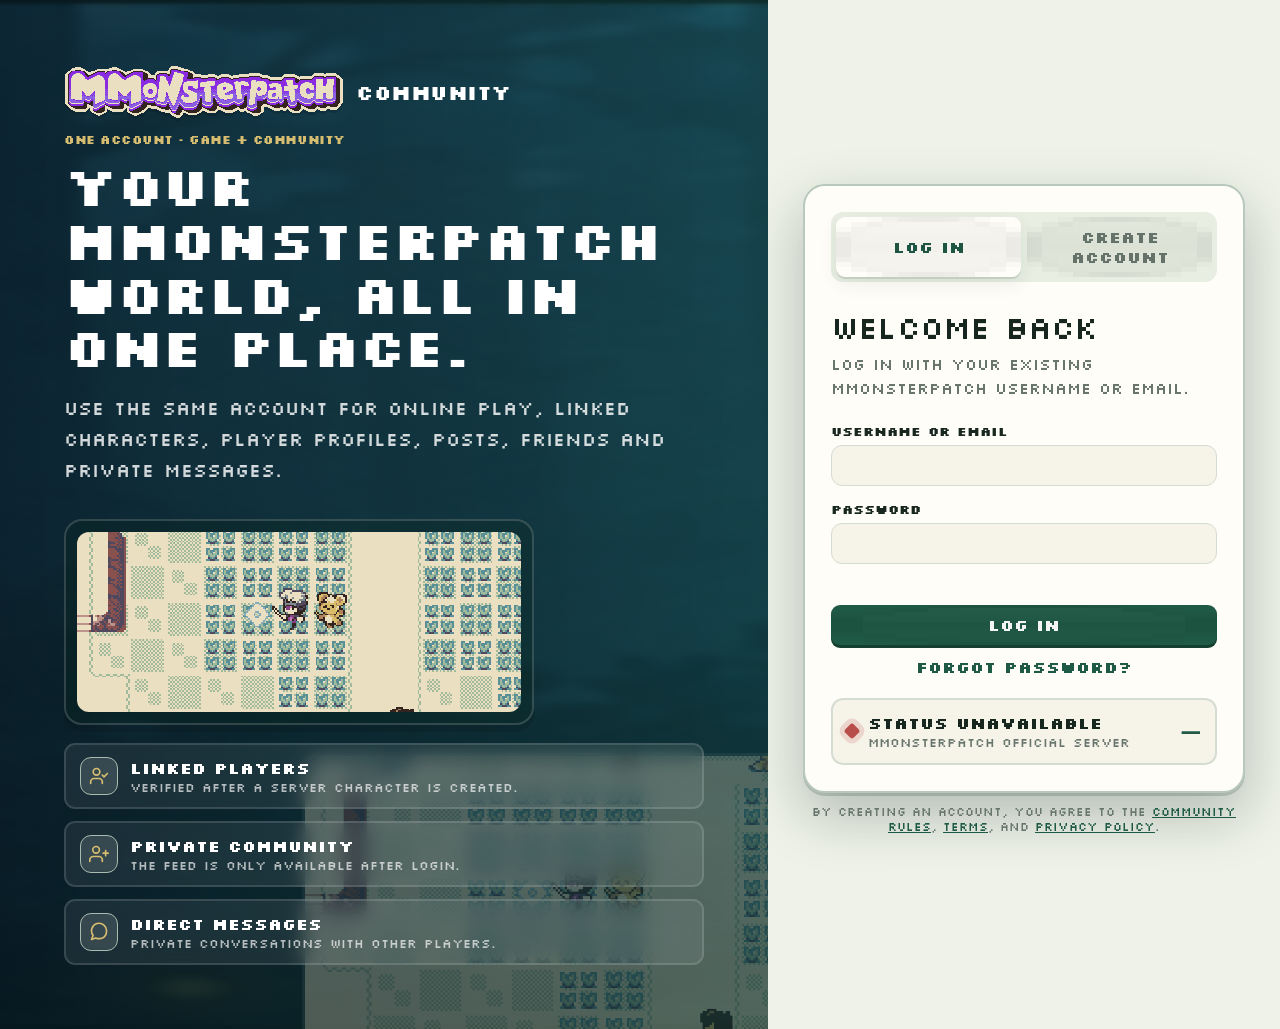
<file: index.html>
<!doctype html>
<html lang="en">
<head>
  <meta charset="utf-8">
  <meta name="viewport" content="width=device-width,initial-scale=1">
  <meta name="theme-color" content="#285b46">
  <link rel="icon" type="image/svg+xml" href="/assets/favicon.svg?v=063">
  <link rel="icon" type="image/png" sizes="64x64" href="/assets/favicon-64.png?v=063">
  <link rel="shortcut icon" href="/assets/favicon-64.png?v=063">
  <link rel="apple-touch-icon" sizes="180x180" href="/assets/apple-touch-icon.png?v=063">
  <meta name="description" content="MMOnsterpatch player accounts, profiles, community posts, friends, characters and private messages.">
  <title>MMOnsterpatch Community</title>
  <link rel="stylesheet" href="assets/styles.css">
  <link rel="stylesheet" href="assets/monsterpatch-ui.css">
  <script src="config.js" defer></script>
  <script src="assets/app.js" defer></script>
</head>
<body>
  <div id="boot-screen" class="boot-screen" aria-live="polite">
    <div class="boot-mark"><img src="assets/mmonsterpatch-title-logo.png" alt=""></div>
    <strong>MMOnsterpatch</strong>
    <span>Connecting to the community…</span>
  </div>

  <main id="auth-screen" class="auth-page hidden">
    <section class="auth-brand-panel">
      <a class="brand-lockup" href="#/">
        <img src="assets/mmonsterpatch-title-logo.png" alt="">
        <span><strong>Community</strong><small></small></span>
      </a>
      <div class="auth-copy">
        <p class="eyebrow">ONE ACCOUNT · GAME + COMMUNITY</p>
        <h1>Your MMOnsterpatch world, all in one place.</h1>
        <p>Use the same account for Online Play, linked characters, player profiles, posts, friends and private messages.</p>
      </div>
      <div class="auth-world-card" aria-hidden="true"><img src="assets/feature-screenshot.png" alt=""></div>
      <div class="auth-highlights" aria-label="Community features">
        <div><span class="feature-icon" data-icon="user-check"></span><span><strong>Linked players</strong><small>Verified after a server character is created.</small></span></div>
        <div><span class="feature-icon" data-icon="users"></span><span><strong>Private community</strong><small>The feed is only available after login.</small></span></div>
        <div><span class="feature-icon" data-icon="message-circle"></span><span><strong>Direct messages</strong><small>Private conversations with other players.</small></span></div>
      </div>
    </section>

    <section class="auth-form-panel">
      <div class="auth-card">
        <div class="auth-tabs" role="tablist">
          <button type="button" class="auth-tab active" data-auth-tab="login">Log In</button>
          <button type="button" class="auth-tab" data-auth-tab="register">Create Account</button>
        </div>

        <form id="login-form" class="auth-form" autocomplete="on">
          <h2>Welcome back</h2>
          <p>Log in with your existing MMOnsterpatch username or email.</p>
          <label>Username or email<input name="usernameOrEmail" autocomplete="username" required></label>
          <label>Password<input name="password" type="password" autocomplete="current-password" required></label>
          <div class="form-error" data-login-error></div>
          <button class="primary-button full" type="submit">Log In</button>
          <button class="text-button" type="button" data-forgot-password>Forgot password?</button>
        </form>

        <form id="register-form" class="auth-form hidden" autocomplete="on">
          <h2>Create your account</h2>
          <p>This account will also work in the MMOnsterpatch launcher and server.</p>
          <div class="form-grid">
            <label>Username<input name="username" minlength="3" maxlength="32" autocomplete="username" required></label>
            <label>Display name<input name="displayName" minlength="2" maxlength="32" required></label>
          </div>
          <label>Email<input name="email" type="email" autocomplete="email" required></label>
          <div class="form-grid">
            <label>Password<input name="password" type="password" minlength="8" autocomplete="new-password" required></label>
            <label>Confirm password<input name="confirmPassword" type="password" minlength="8" autocomplete="new-password" required></label>
          </div>
          <div class="form-error" data-register-error></div>
          <button class="primary-button full" type="submit">Create Game + Community Account</button>
        </form>

        <div class="auth-server-card">
          <span class="status-dot" data-auth-status-dot></span>
          <span><strong data-auth-status-title>Checking server…</strong><small data-auth-status-subtitle>MMOnsterpatch Official Server</small></span>
          <span class="player-count" data-auth-player-count>—</span>
        </div>
      </div>
      <p class="legal-copy">By creating an account, you agree to the <a href="rules.html">Community Rules</a>, <a href="terms.html">Terms</a>, and <a href="privacy.html">Privacy Policy</a>.</p>
    </section>
  </main>

  <div id="app-screen" class="app hidden">
    <header class="topbar">
      <div class="topbar-inner">
        <a class="top-brand" href="#/feed" aria-label="MMOnsterpatch Home">
          <img src="assets/mmonsterpatch-title-logo.png" alt="">
          <span>MMOnsterpatch</span>
        </a>
        <label class="global-search">
          <span data-icon="search"></span>
          <input type="search" placeholder="Search MMOnsterpatch" aria-label="Search MMOnsterpatch" data-global-search>
        </label>
        <nav class="top-nav" aria-label="Primary">
          <a href="#/feed" class="top-nav-button" data-route-link="feed" aria-label="Home"><span data-icon="home"></span></a>
          <a href="#/messages" class="top-nav-button" data-route-link="messages" aria-label="Messages"><span data-icon="message-circle"></span><b class="nav-badge hidden" data-message-count></b></a>
          <button class="top-nav-button" type="button" aria-label="Notifications" data-notification-toggle><span data-icon="bell"></span><b class="nav-badge hidden" data-notification-count></b></button>
          <a href="#/profile" class="top-nav-button" data-route-link="profile" aria-label="Profile"><span data-icon="user"></span></a>
          <button class="account-menu-button" type="button" data-account-menu-toggle aria-haspopup="menu" aria-expanded="false">
            <span class="avatar avatar-small" data-current-avatar></span>
            <span class="account-menu-name" data-current-name>Player</span>
            <span class="chevron" data-icon="chevron-down"></span>
          </button>
        </nav>
      </div>
      <div class="notification-panel floating-panel hidden" data-notification-panel>
        <div class="floating-head"><strong>Notifications</strong><button type="button" data-mark-notifications>Mark all read</button></div>
        <div data-notification-list class="notification-list"></div>
      </div>
      <div class="account-dropdown floating-panel hidden" data-account-menu role="menu">
        <a href="#/profile" class="account-summary" role="menuitem">
          <span class="avatar" data-current-avatar></span>
          <span><strong data-current-name>Player</strong><small>View your profile</small></span>
        </a>
        <div class="menu-divider"></div>
        <a href="#/settings" role="menuitem"><span data-icon="settings"></span>Preferences &amp; account</a>
        <a href="#/moderation" class="hidden" data-moderation-menu role="menuitem"><span data-icon="shield"></span>Moderation tools</a>
        <button type="button" data-theme-open role="menuitem"><span data-icon="palette"></span>Themes</button>
        <label class="menu-toggle-row"><span><span data-icon="moon"></span>Dark mode</span><input type="checkbox" data-dark-toggle><i></i></label>
        <div class="menu-divider"></div>
        <button type="button" data-logout role="menuitem"><span data-icon="log-out"></span>Log out</button>
      </div>
    </header>

    <div class="app-layout">
      <aside class="left-sidebar">
        <section class="sidebar-card profile-shortcut">
          <a href="#/profile">
            <span class="avatar avatar-large" data-current-avatar></span>
            <span class="profile-shortcut-copy"><strong data-current-name>Player</strong><small data-current-rank></small><small class="profile-shortcut-guild" data-current-guild>No Guild</small></span>
          </a>
        </section>
        <nav class="sidebar-card side-nav" aria-label="Community navigation">
          <a href="#/feed" data-route-link="feed"><span class="nav-icon" data-icon="home"></span><span>Feed</span></a>
          <a href="#/profile" data-route-link="profile"><span class="nav-icon" data-icon="user"></span><span>Profile</span></a>
          <a href="#/messages" data-route-link="messages"><span class="nav-icon" data-icon="message-circle"></span><span>Messages</span></a>
          <a href="#/friends" data-route-link="friends"><span class="nav-icon" data-icon="users"></span><span>Friends</span></a>
          <a href="#/characters" data-route-link="characters"><span class="nav-icon" data-icon="sparkles"></span><span>Characters</span></a>
          <a href="#/saved" data-route-link="saved"><span class="nav-icon" data-icon="bookmark"></span><span>Saved</span></a>
        </nav>
        <section class="sidebar-card sidebar-message-panel hidden" data-sidebar-message-panel>
          <div class="sidebar-message-head"><strong>Messages</strong><button class="icon-button" type="button" data-sidebar-new-message aria-label="New message"><span data-icon="edit"></span></button></div>
          <label class="thread-search sidebar-thread-search"><span data-icon="search"></span><input type="search" placeholder="Search messages" data-sidebar-thread-filter></label>
          <div class="thread-list sidebar-thread-list" data-sidebar-thread-list></div>
        </section>
      </aside>

      <main class="main-content" id="view-root" tabindex="-1"></main>

      <aside class="right-sidebar">
        <section class="sidebar-card server-card">
          <div class="section-heading"><h2>Server Status</h2></div>
          <div class="server-status-line">
            <span class="status-dot" data-status-dot></span>
            <span><strong data-status-title>Checking…</strong><small>MMOnsterpatch Official Server</small></span>
          </div>
          <div class="server-player-block">
            <strong data-player-count>—</strong>
            <span>Players Online</span>
          </div>
        </section>
        <section class="sidebar-card friends-card">
          <div class="section-heading"><h2>Friends</h2><a href="#/friends">See all</a></div>
          <div class="friend-list" data-right-friends></div>
        </section>
      </aside>
    </div>
  </div>

  <div class="modal-backdrop hidden" data-modal="post">
    <section class="modal" role="dialog" aria-modal="true" aria-labelledby="post-modal-title">
      <header><h2 id="post-modal-title">Create Post</h2><button type="button" class="icon-button" data-modal-close><span data-icon="x"></span></button></header>
      <form data-post-form>
        <div class="composer-author"><span class="avatar" data-current-avatar></span><strong data-current-name>Player</strong></div>
        <label class="audience-selector">Audience<select name="visibility"><option value="global">Public community</option><option value="friends">Friends only</option></select></label>
        <textarea name="body" maxlength="5000" placeholder="What's happening in MMOnsterpatch?"></textarea>
        <div class="media-preview hidden" data-media-preview></div>
        <label class="attachment-button"><span data-icon="image"></span>Add photo<input type="file" accept="image/png,image/jpeg,image/webp,image/gif" data-post-image></label>
        <div class="form-error" data-post-error></div>
        <footer><button class="secondary-button" type="button" data-modal-close>Cancel</button><button class="primary-button" type="submit">Post</button></footer>
      </form>
    </section>
  </div>

  <div class="modal-backdrop hidden" data-modal="repost">
    <section class="modal compact" role="dialog" aria-modal="true" aria-labelledby="repost-modal-title">
      <header><h2 id="repost-modal-title">Repost to Your Feed</h2><button type="button" class="icon-button" data-modal-close><span data-icon="x"></span></button></header>
      <form data-repost-form>
        <label>Add your thoughts (optional)<textarea name="body" maxlength="5000" placeholder="Say something about this post…"></textarea></label>
        <label>Audience<select name="visibility"><option value="global">Public community</option><option value="friends">Friends only</option></select></label>
        <div class="form-error" data-repost-error></div>
        <footer><button class="secondary-button" type="button" data-modal-close>Cancel</button><button class="primary-button" type="submit"><span data-icon="repeat"></span>Repost</button></footer>
      </form>
    </section>
  </div>

  <div class="modal-backdrop hidden image-lightbox-backdrop" data-modal="image">
    <section class="image-lightbox" role="dialog" aria-modal="true" aria-label="Full-size image viewer">
      <header><a class="secondary-button" target="_blank" rel="noopener" data-lightbox-original><span data-icon="external-link"></span>Open original</a><button type="button" class="icon-button" aria-label="Close image viewer" data-modal-close><span data-icon="x"></span></button></header>
      <div class="image-lightbox-stage"><img data-lightbox-image alt="Full-size post image"></div>
    </section>
  </div>

  <div class="modal-backdrop hidden" data-modal="report">
    <section class="modal compact" role="dialog" aria-modal="true" aria-labelledby="report-modal-title">
      <header><h2 id="report-modal-title">Report Post</h2><button type="button" class="icon-button" data-modal-close><span data-icon="x"></span></button></header>
      <form data-report-form>
        <label>Reason<select name="reason" required><option value="">Choose a reason</option><option>Spam</option><option>Harassment</option><option>Hate or abuse</option><option>Scam or impersonation</option><option>Inappropriate content</option><option>Other</option></select></label>
        <label>Details<textarea name="details" maxlength="1000" placeholder="Add context for the moderation team"></textarea></label>
        <div class="form-error" data-report-error></div>
        <footer><button class="secondary-button" type="button" data-modal-close>Cancel</button><button class="danger-button" type="submit">Submit Report</button></footer>
      </form>
    </section>
  </div>

  <div class="modal-backdrop hidden" data-modal="user-report">
    <section class="modal compact" role="dialog" aria-modal="true" aria-labelledby="user-report-modal-title">
      <header><h2 id="user-report-modal-title" data-user-report-title>Report Player</h2><button type="button" class="icon-button" data-modal-close><span data-icon="x"></span></button></header>
      <form data-user-report-form>
        <p class="modal-help">This sends the account to MMOnsterpatch moderators for review.</p>
        <label>Reason<select name="reason" required><option value="">Choose a reason</option><option>Harassment</option><option>Spam</option><option>Impersonation</option><option>Inappropriate profile</option><option>Other</option></select></label>
        <label>Details<textarea name="details" maxlength="1000" placeholder="Add context for the moderation team"></textarea></label>
        <div class="form-error" data-user-report-error></div>
        <footer><button class="secondary-button" type="button" data-modal-close>Cancel</button><button class="danger-button" type="submit">Submit Report</button></footer>
      </form>
    </section>
  </div>

  <div class="modal-backdrop hidden" data-modal="theme">
    <section class="modal theme-modal" role="dialog" aria-modal="true" aria-labelledby="theme-modal-title">
      <header><h2 id="theme-modal-title">Choose Your Theme</h2><button type="button" class="icon-button" data-modal-close><span data-icon="x"></span></button></header>
      <form data-theme-form>
        <div class="theme-presets" data-theme-presets></div>
        <h3>Custom colors</h3>
        <div class="color-grid">
          <label>Primary<input type="color" name="primaryColor" value="#285b46"></label>
          <label>Accent<input type="color" name="accentColor" value="#d7a84a"></label>
        </div>
        <footer><button class="secondary-button" type="button" data-theme-reset>Reset</button><button class="primary-button" type="submit">Save Theme</button></footer>
      </form>
    </section>
  </div>

  <div class="modal-backdrop hidden" data-modal="new-message">
    <section class="modal compact" role="dialog" aria-modal="true" aria-labelledby="new-message-title">
      <header><h2 id="new-message-title">Find a Player</h2><button type="button" class="icon-button" data-modal-close><span data-icon="x"></span></button></header>
      <div class="member-search-wrap">
        <label>Search players<input type="search" placeholder="Search username or display name" data-member-search></label>
        <div data-member-results class="member-results"></div>
      </div>
    </section>
  </div>

  <div class="toast" role="status" aria-live="polite" data-toast></div>
</body>
</html>
</file>
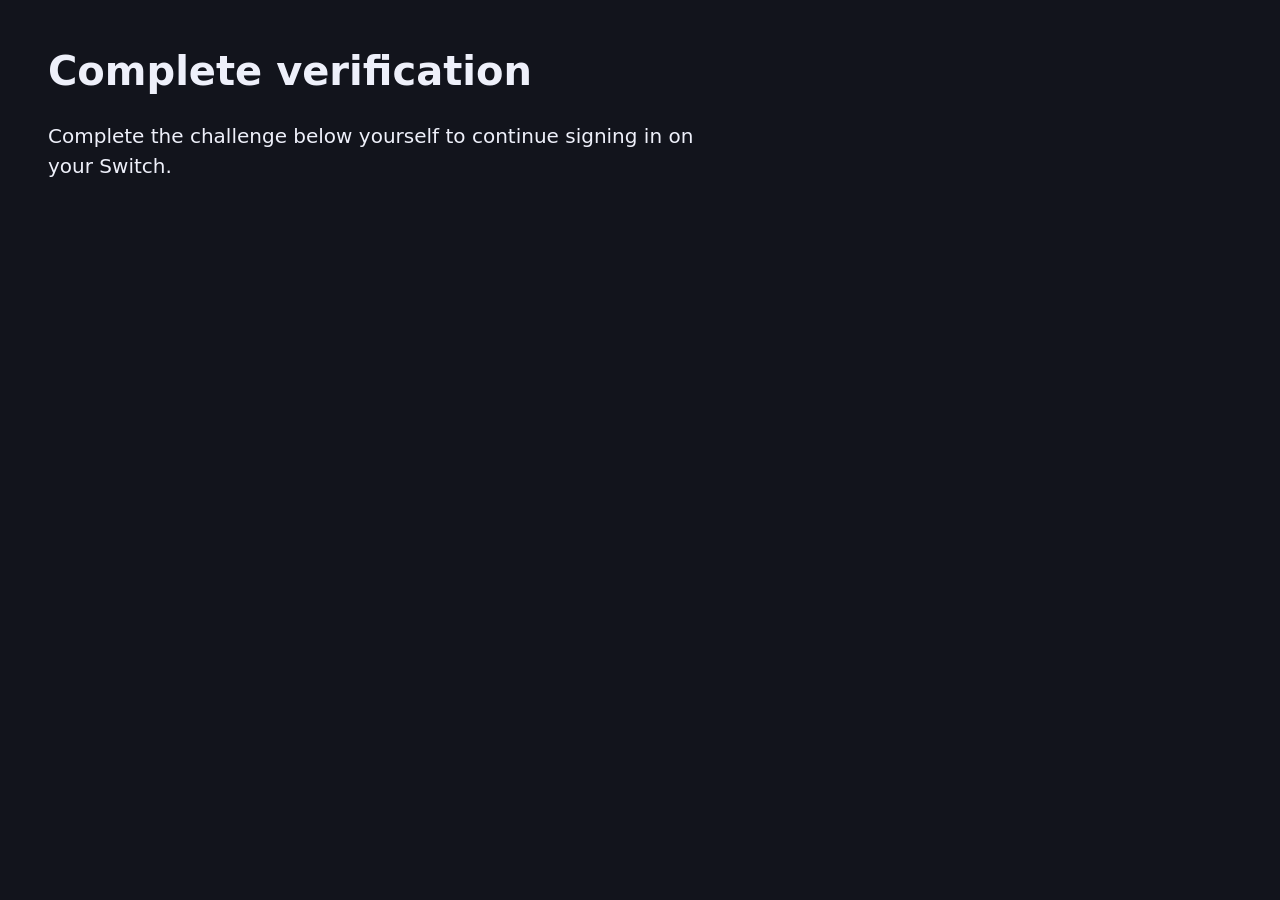
<file: discordnx2-captcha.html>
<!doctype html>
<html lang="en"><meta charset="utf-8"><meta name="viewport" content="width=device-width,initial-scale=1">
<meta name="referrer" content="no-referrer">
<meta http-equiv="Content-Security-Policy" content="default-src 'none'; script-src 'unsafe-inline' https://*.hcaptcha.com https://hcaptcha.com; frame-src https://*.hcaptcha.com https://hcaptcha.com; style-src 'unsafe-inline' https://*.hcaptcha.com https://hcaptcha.com; connect-src https://*.hcaptcha.com https://hcaptcha.com; img-src data: https://*.hcaptcha.com https://hcaptcha.com; base-uri 'none'; form-action 'none'">
<title>DiscordNX2 verification</title>
<style>body{background:#12141c;color:#eef0fa;font:20px system-ui;margin:48px}#challenge{margin-top:32px}p{max-width:650px;line-height:1.5}</style>
<h1>Complete verification</h1><p id="status">Complete the challenge below yourself to continue signing in on your Switch.</p><div id="challenge"></div>
<script>
/* Only CAPTCHA widget data enters this page. Never accept account credentials. */
const params=new URLSearchParams(location.hash.slice(1));
const state=params.get('state')||'',sitekey=params.get('sitekey')||'',rqdata=params.get('rqdata')||'';
history.replaceState(null,'',location.pathname);
function message(s){document.getElementById('status').textContent=s;}
let finished=false;
function ready(){
 if(!/^[a-f0-9]{64}$/.test(state)||!sitekey||sitekey.length>95||rqdata.length>4095){message('Invalid verification request. Return to the Switch and try again.');return;}
 const widget=hcaptcha.render('challenge',{sitekey:sitekey,theme:'dark',callback:function(token){
  if(finished||typeof token!=='string'||!token||token.length>2048)return;
  finished=true;location.replace('https://discordnx2.invalid/captcha-return#state='+state+'&token='+encodeURIComponent(token));
 },'error-callback':function(){message('Verification could not load on this browser or website. Return to the Switch.');},'expired-callback':function(){message('Verification expired. Return to the Switch and try again.');}});
 if(rqdata)hcaptcha.setData(widget,{rqdata:rqdata});
}
</script><script src="https://js.hcaptcha.com/1/api.js?onload=ready&amp;render=explicit" async defer></script></html>
</file>
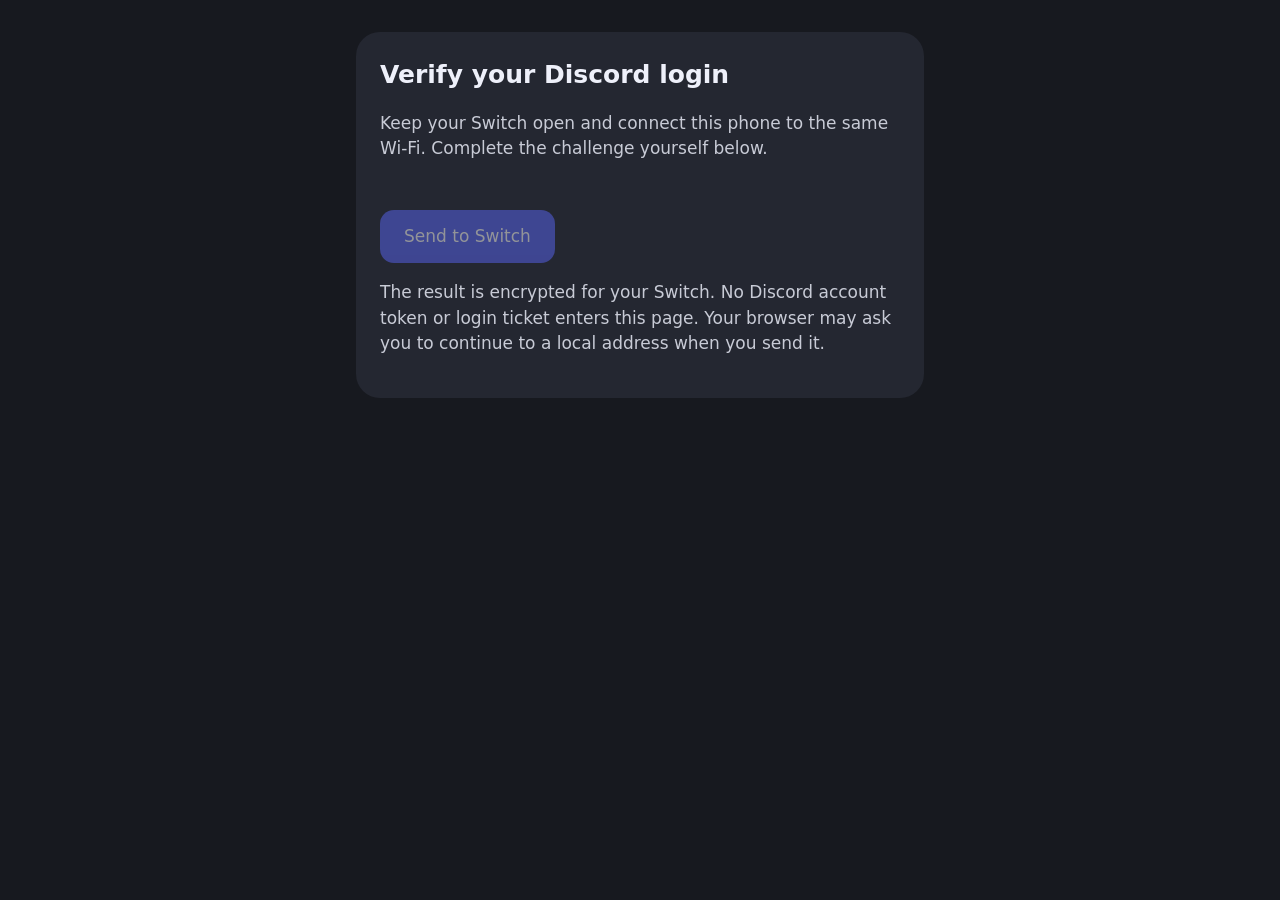
<file: discordnx2-phone.html>
<!doctype html>
<html lang="en"><head><meta charset="utf-8"><meta name="viewport" content="width=device-width,initial-scale=1">
<meta name="referrer" content="no-referrer">
<meta http-equiv="Content-Security-Policy" content="default-src 'none'; script-src 'unsafe-inline' https://*.hcaptcha.com https://hcaptcha.com; frame-src https://*.hcaptcha.com https://hcaptcha.com; style-src 'unsafe-inline' https://*.hcaptcha.com https://hcaptcha.com; connect-src https://*.hcaptcha.com https://hcaptcha.com; img-src data: https://*.hcaptcha.com https://hcaptcha.com; base-uri 'none'; form-action http:">
<title>DiscordNX2 phone verification</title>
<style>body{margin:0;background:#17191f;color:#eef0fa;font:17px system-ui;line-height:1.5}main{max-width:520px;margin:32px auto;padding:24px;background:#242731;border-radius:24px}h1{font-size:25px;margin-top:0}p{color:#c8cbd6}button{border:0;border-radius:14px;background:#5865f2;color:white;font:inherit;padding:14px 24px;margin-top:24px}button:disabled{opacity:.5}#challenge{margin-top:24px}</style></head>
<body><main><h1>Verify your Discord login</h1><p id="status">Keep your Switch open and connect this phone to the same Wi-Fi. Complete the challenge yourself below.</p><div id="challenge"></div><button id="send" type="button" disabled>Send to Switch</button><p>The result is encrypted for your Switch. No Discord account token or login ticket enters this page. Your browser may ask you to continue to a local address when you send it.</p></main>
<script>
'use strict';
const params=new URLSearchParams(location.hash.slice(1));
const state=params.get('state')||'',sitekey=params.get('sitekey')||'',rqdata=params.get('rqdata')||'';
const pub=params.get('pub')||'',back=params.get('return')||'';
history.replaceState(null,'',location.pathname);
let sealed='',finished=false,busy=false,valid=false,generation=0;
const button=document.getElementById('send');
function message(text){document.getElementById('status').textContent=text;}
function privateReturn(value){
 try{
  const u=new URL(value),p=u.hostname.split('.');
  if(u.protocol!=='http:'||u.username||u.password||u.pathname!=='/captcha-return'||u.search||u.hash||p.length!==4||!u.port)return false;
  // Canonical dotted decimal only: reject alternate numeric notation and DNS names.
  if(p.some(s=>!/^\d{1,3}$/.test(s)||String(Number(s))!==s||Number(s)>255)||u.hostname!==value.slice(7).split(':')[0])return false;
  const n=p.map(Number);return n[0]===10||(n[0]===172&&n[1]>=16&&n[1]<=31)||(n[0]===192&&n[1]===168);
 }catch{return false;}
}
function decode64(value){return Uint8Array.from(atob(value),c=>c.charCodeAt(0));}
function encode64(bytes){return btoa(String.fromCharCode(...bytes)).replace(/\+/g,'-').replace(/\//g,'_').replace(/=+$/,'');}
async function seal(token){
 if(!valid||finished||busy||typeof token!=='string'||!token||token.length>2048||!/^[\x21-\x7e]+$/.test(token))return;
 busy=true;const serial=++generation;
 try{
  const key=crypto.getRandomValues(new Uint8Array(32)),iv=crypto.getRandomValues(new Uint8Array(12));
  const aes=await crypto.subtle.importKey('raw',key,'AES-GCM',false,['encrypt']);
  const rsa=await crypto.subtle.importKey('spki',decode64(pub),{name:'RSA-OAEP',hash:'SHA-256'},false,['encrypt']);
  const wrapped=new Uint8Array(await crypto.subtle.encrypt({name:'RSA-OAEP'},rsa,key));
  key.fill(0);
  const text=new TextEncoder().encode(state+'\n'+token);
  const data=new Uint8Array(await crypto.subtle.encrypt({name:'AES-GCM',iv,additionalData:new TextEncoder().encode('DiscordNX2 CAPTCHA v1:'+state),tagLength:128},aes,text));
  text.fill(0);
  if(wrapped.length!==256)throw new Error('key size');
  const envelope=new Uint8Array(1+256+12+data.length);envelope[0]=1;envelope.set(wrapped,1);envelope.set(iv,257);envelope.set(data,269);
  if(serial!==generation)return;
  sealed=encode64(envelope);button.disabled=false;message('Verification complete. Tap Send to Switch. If prompted, continue to the local address; only the encrypted result is sent.');
 }catch{message('Encryption could not start. Return to the Switch and try a new login.');}
 finally{busy=false;}
}
button.addEventListener('click',()=>{
 if(finished||!sealed||!valid)return;
 finished=true;button.disabled=true;
 const form=document.createElement('form');form.method='POST';form.action=back;form.enctype='application/x-www-form-urlencoded';
 const field=document.createElement('input');field.type='hidden';field.name='payload';field.value=sealed;form.appendChild(field);document.body.appendChild(form);
 sealed='';form.submit();
});
function ready(){
 valid=params.get('v')==='1'&&/^[a-f0-9]{64}$/.test(state)&&sitekey.length>0&&sitekey.length<=95&&rqdata.length<=4095&&/^[A-Za-z0-9+/]+={0,2}$/.test(pub)&&pub.length<=900&&privateReturn(back)&&!!globalThis.crypto?.subtle;
 if(!valid){message('Invalid or unsupported verification request. Return to the Switch and start a new login.');return;}
 const widget=hcaptcha.render('challenge',{sitekey,theme:'dark',callback:seal,
  'error-callback':()=>message('The CAPTCHA provider could not load this challenge on this website. Return to the Switch; no verification was submitted.'),
  'expired-callback':()=>{generation++;sealed='';button.disabled=true;message('The challenge expired. Return to the Switch and start a new login.');}});
 if(rqdata)hcaptcha.setData(widget,{rqdata});
}
</script><script src="https://js.hcaptcha.com/1/api.js?onload=ready&amp;render=explicit" async defer></script></body></html>
</file>
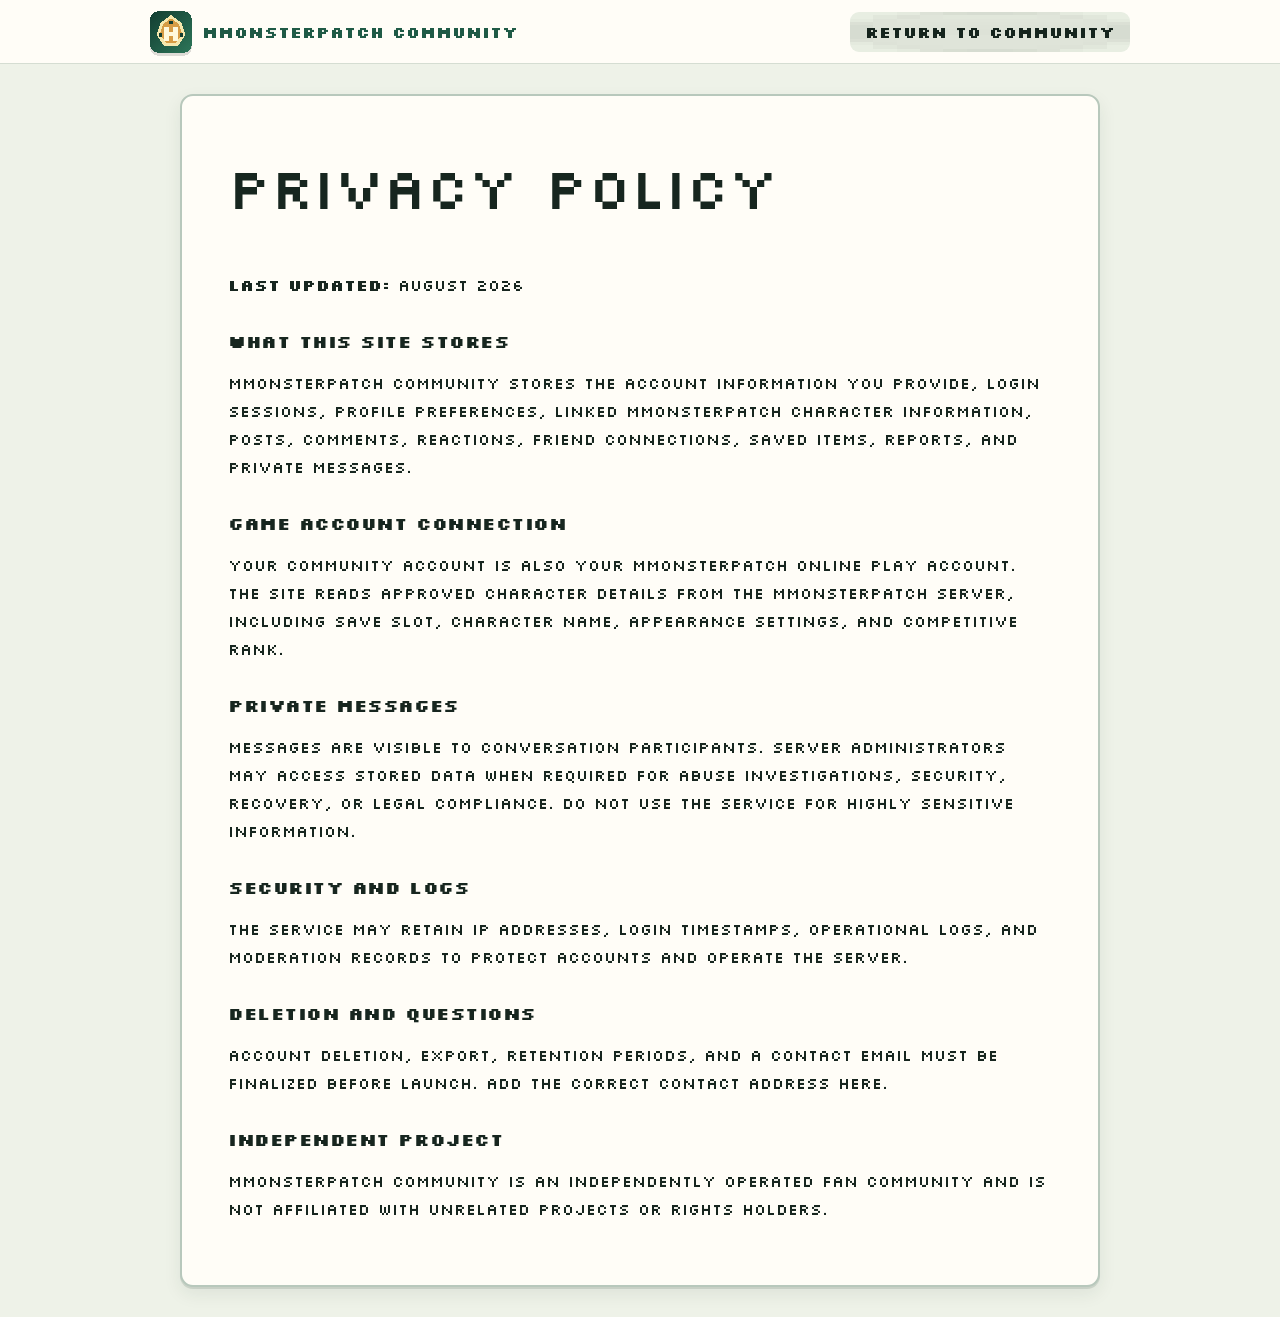
<file: privacy.html>
<!doctype html><html lang="en"><head><meta charset="utf-8"><meta name="viewport" content="width=device-width,initial-scale=1"><meta name="theme-color" content="#285b46">
  <link rel="icon" type="image/svg+xml" href="/assets/favicon.svg?v=063">
  <link rel="icon" type="image/png" sizes="64x64" href="/assets/favicon-64.png?v=063">
  <link rel="shortcut icon" href="/assets/favicon-64.png?v=063">
  <link rel="apple-touch-icon" sizes="180x180" href="/assets/apple-touch-icon.png?v=063"><link rel="stylesheet" href="assets/styles.css">
  <link rel="stylesheet" href="assets/monsterpatch-ui.css"><title>Privacy Policy · MMOnsterpatch Community</title></head><body class="document-page"><header class="document-topbar"><a href="index.html"><img src="assets/logo.svg" alt=""><strong>MMOnsterpatch Community</strong></a><a class="secondary-button" href="index.html">Return to Community</a></header><main class="document-shell"><article class="content-card document-card"><h1>Privacy Policy</h1><p><strong>Last updated:</strong> August 2026</p><h2>What this site stores</h2><p>MMOnsterpatch Community stores the account information you provide, login sessions, profile preferences, linked MMOnsterpatch character information, posts, comments, reactions, friend connections, saved items, reports, and private messages.</p><h2>Game account connection</h2><p>Your community account is also your MMOnsterpatch Online Play account. The site reads approved character details from the MMOnsterpatch server, including save slot, character name, appearance settings, and competitive rank.</p><h2>Private messages</h2><p>Messages are visible to conversation participants. Server administrators may access stored data when required for abuse investigations, security, recovery, or legal compliance. Do not use the service for highly sensitive information.</p><h2>Security and logs</h2><p>The service may retain IP addresses, login timestamps, operational logs, and moderation records to protect accounts and operate the server.</p><h2>Deletion and questions</h2><p>Account deletion, export, retention periods, and a contact email must be finalized before launch. Add the correct contact address here.</p><h2>Independent project</h2><p>MMOnsterpatch Community is an independently operated fan community and is not affiliated with unrelated projects or rights holders.</p></article></main></body></html>
</file>
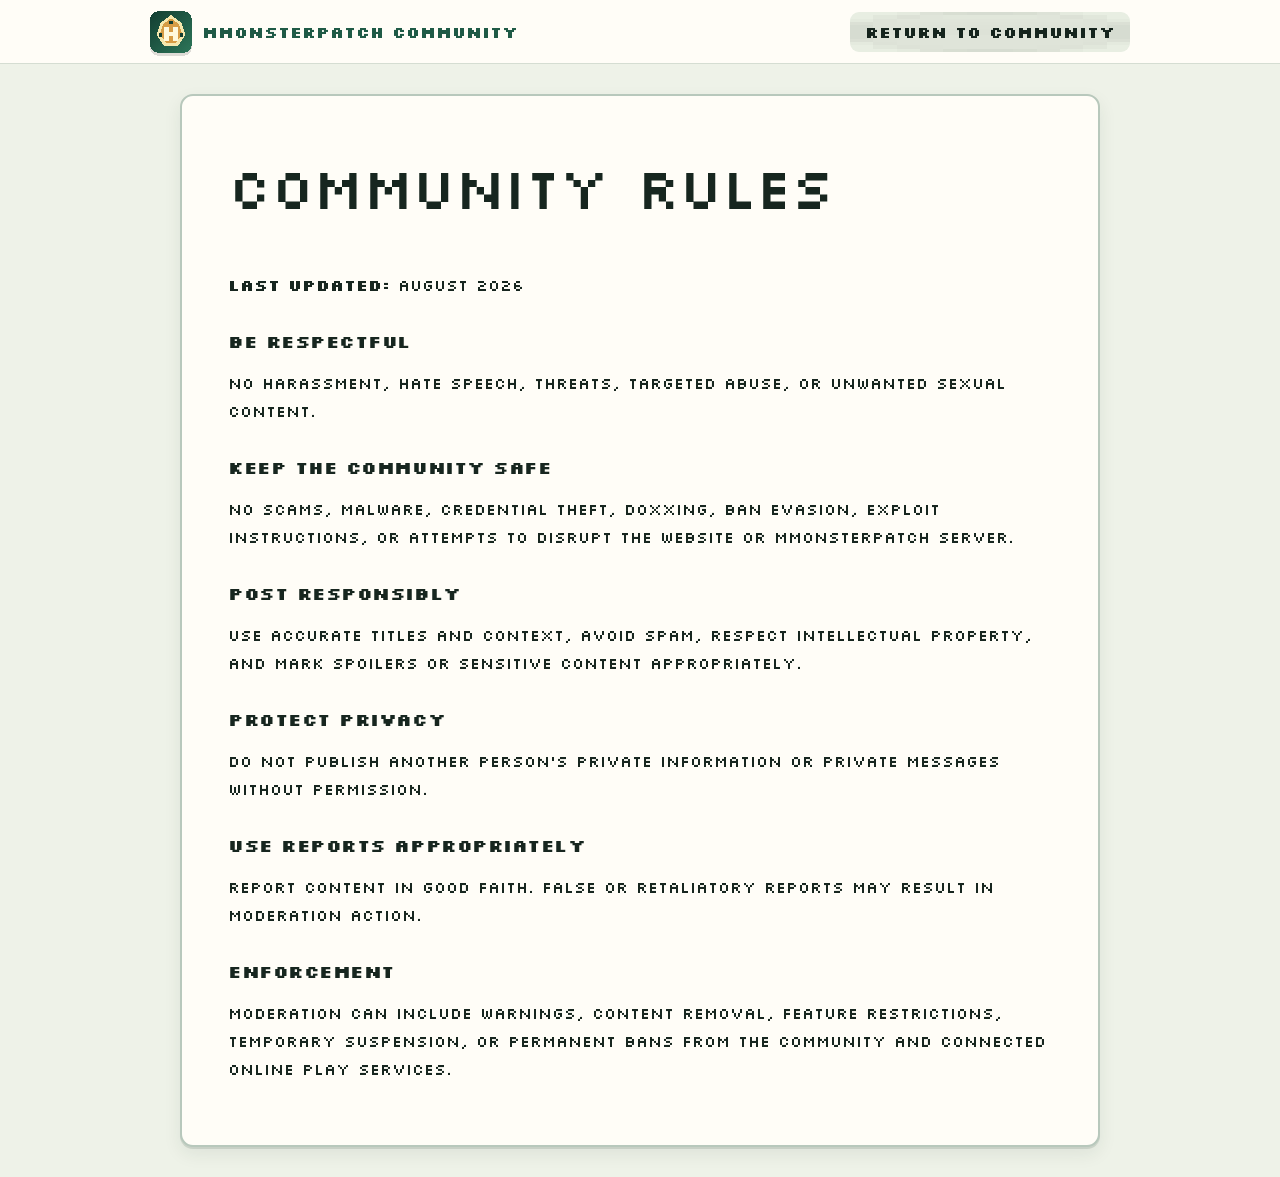
<file: rules.html>
<!doctype html><html lang="en"><head><meta charset="utf-8"><meta name="viewport" content="width=device-width,initial-scale=1"><meta name="theme-color" content="#285b46">
  <link rel="icon" type="image/svg+xml" href="/assets/favicon.svg?v=063">
  <link rel="icon" type="image/png" sizes="64x64" href="/assets/favicon-64.png?v=063">
  <link rel="shortcut icon" href="/assets/favicon-64.png?v=063">
  <link rel="apple-touch-icon" sizes="180x180" href="/assets/apple-touch-icon.png?v=063"><link rel="stylesheet" href="assets/styles.css">
  <link rel="stylesheet" href="assets/monsterpatch-ui.css"><title>Community Rules · MMOnsterpatch Community</title></head><body class="document-page"><header class="document-topbar"><a href="index.html"><img src="assets/logo.svg" alt=""><strong>MMOnsterpatch Community</strong></a><a class="secondary-button" href="index.html">Return to Community</a></header><main class="document-shell"><article class="content-card document-card"><h1>Community Rules</h1><p><strong>Last updated:</strong> August 2026</p><h2>Be respectful</h2><p>No harassment, hate speech, threats, targeted abuse, or unwanted sexual content.</p><h2>Keep the community safe</h2><p>No scams, malware, credential theft, doxxing, ban evasion, exploit instructions, or attempts to disrupt the website or MMOnsterpatch server.</p><h2>Post responsibly</h2><p>Use accurate titles and context, avoid spam, respect intellectual property, and mark spoilers or sensitive content appropriately.</p><h2>Protect privacy</h2><p>Do not publish another person's private information or private messages without permission.</p><h2>Use reports appropriately</h2><p>Report content in good faith. False or retaliatory reports may result in moderation action.</p><h2>Enforcement</h2><p>Moderation can include warnings, content removal, feature restrictions, temporary suspension, or permanent bans from the community and connected Online Play services.</p></article></main></body></html>
</file>
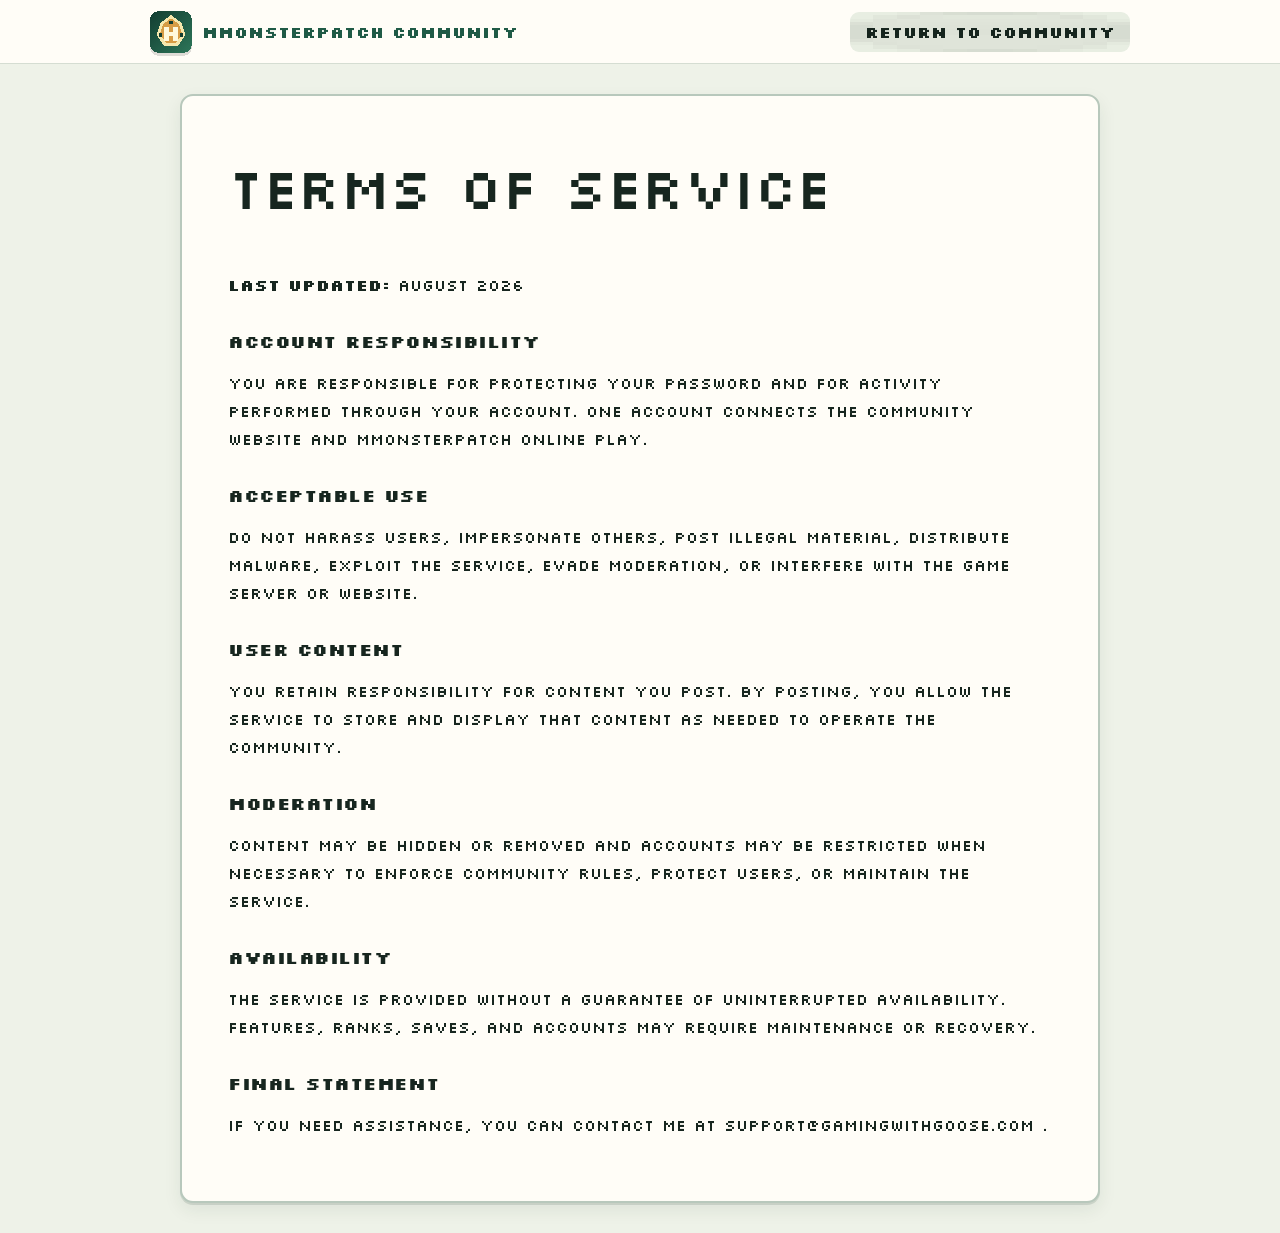
<file: terms.html>
<!doctype html><html lang="en"><head><meta charset="utf-8"><meta name="viewport" content="width=device-width,initial-scale=1"><meta name="theme-color" content="#285b46">
  <link rel="icon" type="image/svg+xml" href="/assets/favicon.svg?v=063">
  <link rel="icon" type="image/png" sizes="64x64" href="/assets/favicon-64.png?v=063">
  <link rel="shortcut icon" href="/assets/favicon-64.png?v=063">
  <link rel="apple-touch-icon" sizes="180x180" href="/assets/apple-touch-icon.png?v=063"><link rel="stylesheet" href="assets/styles.css">
  <link rel="stylesheet" href="assets/monsterpatch-ui.css"><title>Terms of Service · MMOnsterpatch Community</title></head><body class="document-page"><header class="document-topbar"><a href="index.html"><img src="assets/logo.svg" alt=""><strong>MMOnsterpatch Community</strong></a><a class="secondary-button" href="index.html">Return to Community</a></header><main class="document-shell"><article class="content-card document-card"><h1>Terms of Service</h1><p><strong>Last updated:</strong> August 2026</p><h2>Account responsibility</h2><p>You are responsible for protecting your password and for activity performed through your account. One account connects the community website and MMOnsterpatch Online Play.</p><h2>Acceptable use</h2><p>Do not harass users, impersonate others, post illegal material, distribute malware, exploit the service, evade moderation, or interfere with the game server or website.</p><h2>User content</h2><p>You retain responsibility for content you post. By posting, you allow the service to store and display that content as needed to operate the community.</p><h2>Moderation</h2><p>Content may be hidden or removed and accounts may be restricted when necessary to enforce community rules, protect users, or maintain the service.</p><h2>Availability</h2><p>The service is provided without a guarantee of uninterrupted availability. Features, ranks, saves, and accounts may require maintenance or recovery.</p><h2>Final Statement</h2><p>If you need assistance, you can contact me at support@gamingwithgoose.com .</p></article></main></body></html>
</file>
<file: assets/styles.css>
@import url('https://fonts.googleapis.com/css2?family=DM+Sans:wght@400;500;600;700;800&family=DM+Serif+Display&display=swap');

:root {
  --font-scale: 1;
  --primary: #1f5a46;
  --primary-strong: #143f31;
  --primary-soft: #dfe9da;
  --accent: #d7bd70;
  --accent-soft: #fff5d5;
  --page: #eef2e8;
  --surface: #fffdf7;
  --surface-2: #f6f3e9;
  --surface-3: #e8eee2;
  --text: #17261f;
  --muted: #68766e;
  --line: #d5ddd2;
  --danger: #b84d49;
  --success: #2e9c6b;
  --warning: #be8c2a;
  --shadow: 0 2px 10px rgba(18,49,38,.08);
  --shadow-lg: 0 18px 60px rgba(13,39,29,.22);
  --radius: 16px;
  --topbar: 64px;
  --content-width: 1440px;
  color-scheme: light;
}

:root[data-mode="dark"] {
  --page: #101713;
  --surface: #19221d;
  --surface-2: #202b25;
  --surface-3: #28362e;
  --text: #edf4ee;
  --muted: #a7b3aa;
  --line: #33443a;
  --primary-soft: #244a3a;
  --accent-soft: #493f23;
  --shadow: 0 2px 12px rgba(0,0,0,.28);
  --shadow-lg: 0 18px 60px rgba(0,0,0,.5);
  color-scheme: dark;
}

* { box-sizing: border-box; }
html { min-height: 100%; scroll-behavior: smooth; font-size: calc(16px * var(--font-scale)); }
body { min-height: 100vh; margin: 0; background: var(--page); color: var(--text); font-family: "DM Sans", system-ui, sans-serif; }
button, input, textarea, select { font: inherit; color: inherit; }
button, a { -webkit-tap-highlight-color: transparent; }
a { color: inherit; text-decoration: none; }
button { cursor: pointer; }
img { max-width: 100%; }
.hidden { display: none !important; }
.sr-only { position: absolute; width: 1px; height: 1px; overflow: hidden; clip: rect(0,0,0,0); }

.icon { width: 20px; height: 20px; display: inline-block; flex: 0 0 auto; fill: none; stroke: currentColor; stroke-width: 2; stroke-linecap: round; stroke-linejoin: round; }

/* Boot */
.boot-screen { min-height: 100vh; display: grid; place-content: center; justify-items: center; gap: 8px; background: linear-gradient(145deg,var(--primary-strong),var(--primary)); color: white; }
.boot-mark { width: 72px; height: 72px; display: grid; place-items: center; border-radius: 22px; background: rgba(255,255,255,.14); border: 1px solid rgba(255,255,255,.22); font: 42px "DM Serif Display",serif; }
.boot-screen strong { font-size: 1.35rem; }
.boot-screen span { color: rgba(255,255,255,.75); font-size: .9rem; }

/* Authentication */
.auth-page { min-height: 100vh; display: grid; grid-template-columns: minmax(360px,1.2fr) minmax(440px,.8fr); background: var(--surface); }
.auth-brand-panel { position: relative; padding: clamp(28px,5vw,76px); color: #fff; background:
  radial-gradient(circle at 90% 10%, rgba(215,189,112,.36), transparent 32%),
  radial-gradient(circle at 20% 90%, rgba(120,171,121,.28), transparent 35%),
  linear-gradient(145deg,#0f392b,#1f5a46 58%,#567d58); display: flex; flex-direction: column; overflow: hidden; }
.auth-brand-panel::after { content: "MMOnsterpatch"; position: absolute; right: -18px; bottom: -15px; color: rgba(255,255,255,.055); font: clamp(4rem,9vw,10rem) "DM Serif Display",serif; white-space: nowrap; pointer-events: none; }
.brand-lockup { display: inline-flex; align-items: center; gap: 12px; width: fit-content; position: relative; z-index: 1; }
.brand-lockup img { width: 56px; height: 56px; }
.brand-lockup span { display: grid; }
.brand-lockup strong { font-size: 1.25rem; }
.brand-lockup small { color: rgba(255,255,255,.7); letter-spacing: .1em; text-transform: uppercase; font-size: .66rem; }
.auth-copy { max-width: 680px; margin: auto 0; position: relative; z-index: 1; }
.eyebrow { color: var(--accent); font-weight: 800; font-size: .75rem; letter-spacing: .16em; }
.auth-copy h1 {
    margin: 10px 0 18px;
    font-size: clamp(2.2rem, 4.2vw, 4.6rem);
    line-height: 1;
}
.auth-copy > p:last-child { color: rgba(255,255,255,.82); max-width: 630px; font-size: clamp(1rem,1.5vw,1.18rem); line-height: 1.65; }
.auth-highlights { display: grid; gap: 12px; max-width: 700px; position: relative; z-index: 1; }
.auth-highlights > div { display: flex; align-items: center; gap: 12px; padding: 12px 14px; border: 1px solid rgba(255,255,255,.13); background: rgba(255,255,255,.07); border-radius: 13px; backdrop-filter: blur(10px); }
.feature-icon { width: 38px; height: 38px; display: grid; place-items: center; background: rgba(255,255,255,.12); border-radius: 11px; color: var(--accent); }
.auth-highlights span:last-child { display: grid; }
.auth-highlights small { color: rgba(255,255,255,.68); }
.auth-form-panel { padding: 35px; display: grid; align-content: center; justify-items: center; background: var(--page); }
.auth-card { width: min(500px,100%); padding: 26px; background: var(--surface); border: 1px solid var(--line); border-radius: 22px; box-shadow: var(--shadow-lg); }
.auth-tabs { display: grid; grid-template-columns: 1fr 1fr; gap: 6px; padding: 5px; background: var(--surface-3); border-radius: 12px; margin-bottom: 24px; }
.auth-tab { border: 0; padding: 10px 12px; border-radius: 9px; background: transparent; font-weight: 800; color: var(--muted); }
.auth-tab.active { background: var(--surface); color: var(--primary); box-shadow: var(--shadow); }
.auth-form h2 { margin: 0; font: 2rem "DM Serif Display",serif; color: var(--text); }
.auth-form > p { color: var(--muted); margin: 5px 0 22px; line-height: 1.5; }
.auth-form label, .modal form > label, .member-search-wrap label { display: grid; gap: 6px; margin-bottom: 14px; color: var(--text); font-weight: 700; font-size: .82rem; }
.auth-form input, .modal input, .modal select, .modal textarea, .member-search-wrap input, .settings-form input, .settings-form textarea { width: 100%; border: 1px solid var(--line); background: var(--surface-2); border-radius: 11px; padding: 11px 12px; outline: none; transition: .15s; }
.auth-form input:focus, .modal input:focus, .modal select:focus, .modal textarea:focus, .member-search-wrap input:focus, .settings-form input:focus, .settings-form textarea:focus { border-color: var(--primary); box-shadow: 0 0 0 3px color-mix(in srgb,var(--primary) 18%,transparent); }
.form-grid { display: grid; grid-template-columns: 1fr 1fr; gap: 12px; }
.form-error { min-height: 20px; color: var(--danger); font-size: .82rem; font-weight: 700; margin: 3px 0 8px; }
.primary-button,.secondary-button,.danger-button { border: 0; border-radius: 10px; padding: 10px 15px; font-weight: 800; display: inline-flex; align-items: center; justify-content: center; gap: 7px; }
.primary-button { background: var(--primary); color: white; }
.primary-button:hover { filter: brightness(1.08); }
.secondary-button { background: var(--surface-3); color: var(--text); }
.danger-button { background: var(--danger); color: white; }
.full { width: 100%; }
.text-button { width: 100%; margin-top: 10px; border: 0; background: transparent; color: var(--primary); font-weight: 700; }
.auth-server-card { display: grid; grid-template-columns: auto 1fr auto; align-items: center; gap: 10px; padding: 13px; margin-top: 20px; border-radius: 12px; background: var(--surface-2); border: 1px solid var(--line); }
.auth-server-card span:nth-child(2) { display: grid; }
.auth-server-card small { color: var(--muted); }
.player-count { font-size: 1.3rem; font-weight: 900; color: var(--primary); }
.legal-copy { font-size: .72rem; color: var(--muted); text-align: center; max-width: 450px; }

/* App shell */
.topbar { height: var(--topbar); position: sticky; top: 0; z-index: 100; background: color-mix(in srgb,var(--surface) 94%,transparent); border-bottom: 1px solid var(--line); backdrop-filter: blur(16px); }
.topbar-inner { height: 100%; max-width: var(--content-width); margin: auto; padding: 0 18px; display: grid; grid-template-columns: 250px minmax(260px,520px) 1fr; align-items: center; gap: 18px; }
.top-brand { display: flex; align-items: center; gap: 10px; color: var(--primary); font: 1.25rem "DM Serif Display",serif; }
.top-brand img { width: 42px; height: 42px; }
.global-search { display: flex; align-items: center; gap: 8px; background: var(--surface-3); border: 1px solid transparent; border-radius: 999px; padding: 9px 14px; color: var(--muted); }
.global-search:focus-within { border-color: var(--primary); background: var(--surface); }
.global-search input { flex: 1; min-width: 0; border: 0; outline: 0; background: transparent; }
.top-nav { justify-self: end; display: flex; align-items: center; gap: 5px; }
.top-nav-button,.icon-button { position: relative; width: 42px; height: 42px; display: grid; place-items: center; border: 0; border-radius: 50%; background: var(--surface-3); color: var(--text); }
.top-nav-button:hover,.top-nav-button.active,.icon-button:hover { background: var(--primary-soft); color: var(--primary); }
.nav-badge { position: absolute; right: -2px; top: -3px; min-width: 18px; height: 18px; padding: 0 4px; display: grid; place-items: center; border-radius: 999px; background: var(--danger); color: white; border: 2px solid var(--surface); font-size: .62rem; }
.account-menu-button { display: flex; align-items: center; gap: 8px; border: 0; background: transparent; border-radius: 999px; padding: 3px 8px 3px 4px; font-weight: 800; }
.account-menu-button:hover { background: var(--surface-3); }
.chevron .icon { width: 15px; height: 15px; }
.app-layout { max-width: var(--content-width); margin: 0 auto; display: grid; grid-template-columns: 270px minmax(0,720px) 320px; justify-content: center; gap: 18px; padding: 18px; }
.left-sidebar,.right-sidebar { position: sticky; top: calc(var(--topbar) + 18px); align-self: start; max-height: calc(100vh - var(--topbar) - 36px); overflow: auto; scrollbar-width: thin; }
.sidebar-card,.content-card,.post-card { background: var(--surface); border: 1px solid var(--line); border-radius: var(--radius); box-shadow: var(--shadow); }
.profile-shortcut { padding: 13px; margin-bottom: 12px; }
.profile-shortcut a { display: flex; align-items: center; gap: 11px; }
.profile-shortcut a > span:last-child { display: grid; min-width: 0; }
.profile-shortcut small { color: var(--muted); white-space: nowrap; overflow: hidden; text-overflow: ellipsis; }
.profile-shortcut-copy { gap: 1px; }
.profile-shortcut-guild { font-size: .68rem; opacity: .92; }
.side-nav { padding: 7px; }
.side-nav a { display: flex; align-items: center; gap: 11px; padding: 10px; border-radius: 11px; font-weight: 700; margin: 2px 0; }
.side-nav a:hover,.side-nav a.active { background: var(--primary-soft); color: var(--primary-strong); }
.nav-icon { width: 36px; height: 36px; display: grid; place-items: center; border-radius: 10px; background: var(--surface-3); color: var(--primary); }
.side-nav a.active .nav-icon { background: var(--primary); color: white; }
.main-content { min-width: 0; }
.right-sidebar { display: grid; gap: 12px; }
.server-card,.friends-card { padding: 15px; }
.section-heading { display: flex; justify-content: space-between; align-items: center; gap: 10px; margin-bottom: 13px; }
.section-heading h2 { margin: 0; font-size: 1rem; }
.section-heading a,.section-heading button { border: 0; background: transparent; color: var(--primary); font-size: .78rem; font-weight: 800; }
.server-status-line { display: flex; align-items: center; gap: 10px; }
.server-status-line > span:nth-child(2) { display: grid; }
.server-status-line small { color: var(--muted); }
.status-dot { width: 12px; height: 12px; border-radius: 50%; background: #a5aca7; box-shadow: 0 0 0 5px color-mix(in srgb,#a5aca7 16%,transparent); flex: 0 0 auto; }
.status-dot.online { background: var(--success); box-shadow: 0 0 0 5px color-mix(in srgb,var(--success) 18%,transparent); }
.status-dot.offline { background: var(--danger); box-shadow: 0 0 0 5px color-mix(in srgb,var(--danger) 18%,transparent); }
.server-player-block { margin-top: 14px; display: grid; place-items: center; padding: 14px; background: var(--surface-3); border-radius: 12px; }
.server-player-block strong { font-size: 1.7rem; color: var(--primary); }
.server-player-block span { color: var(--muted); font-size: .75rem; }
.friend-list { display: grid; gap: 3px; }
.friend-row { width: 100%; border: 0; background: transparent; display: flex; align-items: center; gap: 9px; padding: 7px; border-radius: 10px; text-align: left; }
.friend-row:hover { background: var(--surface-3); }
.friend-row-profile { flex: 1; min-width: 0; display: block; }
.friend-row-profile > span { display: grid; min-width: 0; }
.friend-row small { color: var(--muted); white-space: nowrap; overflow: hidden; text-overflow: ellipsis; }
.friend-row-message { width: 32px; height: 32px; flex: 0 0 auto; border: 0; border-radius: 50%; display: grid; place-items: center; background: transparent; color: var(--primary); }
.friend-row-message:hover { background: var(--surface-2); }
.presence { width: 9px; height: 9px; border-radius: 50%; background: #929b95; border: 2px solid var(--surface); }
.presence.online { background: var(--success); }

/* Common */
.avatar { --avatar-size: 44px; width: var(--avatar-size); height: var(--avatar-size); border-radius: 50%; display: grid; place-items: center; overflow: hidden; flex: 0 0 auto; background: linear-gradient(145deg,var(--primary),var(--primary-strong)); color: white; font-weight: 900; border: 2px solid var(--surface); }
.avatar img { width: 100%; height: 100%; object-fit: cover; }
.avatar-small { --avatar-size: 34px; }
.avatar-large { --avatar-size: 52px; }
.avatar-xl { --avatar-size: 118px; border-width: 5px; }
.verified-badge,.rank-badge { display: inline-flex; align-items: center; gap: 5px; width: fit-content; border-radius: 999px; padding: 5px 9px; font-size: .72rem; font-weight: 800; }
.verified-badge { background: var(--accent-soft); color: color-mix(in srgb,var(--accent) 35%,#3e3212); border: 1px solid color-mix(in srgb,var(--accent) 60%,transparent); }
.rank-badge { background: var(--surface-3); color: var(--primary); }
.page-head { display: flex; align-items: center; justify-content: space-between; gap: 12px; margin-bottom: 13px; }
.page-head h1 { margin: 0; font: 1.8rem "DM Serif Display",serif; }
.page-head p { margin: 3px 0 0; color: var(--muted); }
.loading-card,.empty-card,.error-card { padding: 34px 24px; text-align: center; }
.loading-card { color: var(--muted); }
.empty-card .empty-icon,.error-card .empty-icon { width: 58px; height: 58px; margin: 0 auto 12px; display: grid; place-items: center; border-radius: 18px; background: var(--surface-3); color: var(--primary); }
.empty-card h2,.error-card h2 { margin: 0 0 6px; font-size: 1.1rem; }
.empty-card p,.error-card p { margin: 0; color: var(--muted); }
.inline-actions { display: flex; align-items: center; gap: 8px; flex-wrap: wrap; }

/* Feed */
.feed-stack { display: grid; gap: 12px; }
.composer-card { padding: 14px; }
.composer-top { display: flex; align-items: center; gap: 10px; }
.composer-launch { flex: 1; border: 0; background: var(--surface-3); border-radius: 999px; padding: 12px 16px; text-align: left; color: var(--muted); }
.composer-launch:hover { background: var(--primary-soft); }
.composer-bottom { display: flex; justify-content: center; border-top: 1px solid var(--line); margin-top: 12px; padding-top: 9px; }
.composer-photo { border: 0; background: transparent; color: var(--primary); display: flex; gap: 7px; align-items: center; font-weight: 700; padding: 7px 14px; border-radius: 9px; }
.composer-photo:hover { background: var(--surface-3); }
.post-card { overflow: visible; }
.post-head { display: flex; gap: 10px; align-items: flex-start; padding: 14px 14px 8px; }
.post-author { flex: 1; min-width: 0; }
.post-author-line { display: flex; align-items: center; flex-wrap: wrap; gap: 6px; }
.post-author-line strong { font-size: .93rem; }
.post-meta { color: var(--muted); font-size: .72rem; margin-top: 2px; display: flex; align-items: center; gap: 5px; }
.post-menu-wrap { position: relative; }
.post-menu-button { border: 0; width: 36px; height: 36px; border-radius: 50%; background: transparent; display: grid; place-items: center; color: var(--muted); }
.post-menu-button:hover { background: var(--surface-3); }
.context-menu { position: absolute; right: 0; top: 38px; width: 210px; padding: 6px; background: var(--surface); border: 1px solid var(--line); border-radius: 12px; box-shadow: var(--shadow-lg); z-index: 30; }
.context-menu button { width: 100%; border: 0; background: transparent; display: flex; align-items: center; gap: 9px; text-align: left; padding: 9px 10px; border-radius: 8px; font-weight: 700; }
.context-menu button:hover { background: var(--surface-3); }
.context-menu button.danger { color: var(--danger); }
.context-subtitle { display: block; color: var(--muted); font-size: .65rem; font-weight: 500; }
.post-body { padding: 0 14px 12px; white-space: pre-wrap; overflow-wrap: anywhere; line-height: 1.55; }
.post-media { width: 100%; max-height: 620px; object-fit: cover; display: block; background: var(--surface-3); border-block: 1px solid var(--line); }
.post-summary { display: flex; justify-content: space-between; padding: 9px 14px; color: var(--muted); font-size: .76rem; border-bottom: 1px solid var(--line); }
.post-actions { display: grid; grid-template-columns: repeat(3,1fr); padding: 5px 8px; }
.post-actions button { border: 0; background: transparent; border-radius: 8px; padding: 8px; display: flex; align-items: center; justify-content: center; gap: 7px; color: var(--muted); font-weight: 700; }
.post-actions button:hover { background: var(--surface-3); }
.post-actions button.active { color: var(--primary); }
.comment-area { border-top: 1px solid var(--line); padding: 10px 13px 13px; }
.comment-list { display: grid; gap: 8px; margin-bottom: 9px; }
.comment-row { display: flex; align-items: flex-start; gap: 8px; }
.comment-bubble { background: var(--surface-3); border-radius: 13px; padding: 8px 10px; flex: 1; }
.comment-bubble strong { display: block; font-size: .75rem; }
.comment-bubble p { margin: 2px 0 0; font-size: .82rem; white-space: pre-wrap; }
.comment-form { display: flex; align-items: center; gap: 7px; }
.comment-form input { flex: 1; border: 0; background: var(--surface-3); border-radius: 999px; padding: 9px 12px; outline: none; }
.comment-form button { width: 36px; height: 36px; border: 0; border-radius: 50%; background: var(--primary); color: white; display: grid; place-items: center; }

/* Profile / characters */
.profile-card { overflow: hidden; }
.profile-cover { height: 245px; background: linear-gradient(125deg,var(--primary-strong),var(--primary) 55%,var(--accent)); position: relative; }
.profile-cover::after { content: "MMOnsterpatch"; position: absolute; right: 24px; bottom: 8px; color: rgba(255,255,255,.14); font: clamp(2.5rem,7vw,4.5rem) "DM Serif Display",serif; }
.profile-main { display: flex; align-items: flex-end; gap: 16px; padding: 0 20px 18px; margin-top: -54px; position: relative; }
.profile-title { flex: 1; min-width: 0; padding-bottom: 5px; }
.profile-title h1 { margin: 0 0 7px; font: 1.8rem "DM Serif Display",serif; }
.profile-badges { display: flex; gap: 7px; flex-wrap: wrap; }
.profile-tabs { display: flex; gap: 3px; padding: 7px 12px; border-top: 1px solid var(--line); }
.profile-tabs a { padding: 9px 12px; border-radius: 9px; color: var(--muted); font-weight: 800; }
.profile-tabs a.active,.profile-tabs a:hover { color: var(--primary); background: var(--primary-soft); }
.section-card { padding: 17px; margin-top: 12px; }
.section-card h2 { margin: 0 0 12px; font-size: 1.05rem; }
.character-grid { display: grid; grid-template-columns: repeat(2,minmax(0,1fr)); gap: 12px; }
.character-card { position: relative; overflow: hidden; border: 1px solid var(--line); border-radius: 14px; background: var(--surface); }
.character-card.main { border-color: var(--accent); box-shadow: 0 0 0 2px color-mix(in srgb,var(--accent) 28%,transparent); }
.character-art { height: 170px; display: grid; place-items: center; background: linear-gradient(145deg,var(--primary-soft),var(--accent-soft)); border-bottom: 1px solid var(--line); }
.character-art img { width: 132px; height: 132px; object-fit: contain; image-rendering: pixelated; }
.character-info { padding: 12px; }
.character-info h3 { margin: 0 0 5px; font-size: 1rem; }
.character-meta { display: flex; justify-content: space-between; gap: 8px; color: var(--muted); font-size: .75rem; }
.main-character-control { display: flex; align-items: center; gap: 8px; margin-top: 11px; padding-top: 10px; border-top: 1px solid var(--line); font-weight: 800; font-size: .8rem; }
.main-character-control input { width: 18px; height: 18px; accent-color: var(--primary); }
.main-character-label { position: absolute; right: 9px; top: 9px; z-index: 2; border-radius: 999px; background: var(--accent-soft); border: 1px solid var(--accent); padding: 4px 8px; color: #5f4d19; font-size: .68rem; font-weight: 900; }

/* Messages */
.messages-layout { height: calc(100vh - var(--topbar) - 36px); min-height: 610px; display: grid; grid-template-columns: 270px minmax(0,1fr); overflow: hidden; }
.thread-column { border-right: 1px solid var(--line); display: grid; grid-template-rows: auto auto 1fr; min-height: 0; }
.thread-head { display: flex; justify-content: space-between; align-items: center; padding: 14px; }
.thread-head h1 { margin: 0; font: 1.45rem "DM Serif Display",serif; }
.thread-search { margin: 0 11px 10px; display: flex; align-items: center; gap: 7px; background: var(--surface-3); border-radius: 999px; padding: 8px 11px; color: var(--muted); }
.thread-search input { min-width: 0; flex: 1; border: 0; background: transparent; outline: none; }
.thread-list { overflow: auto; padding: 0 6px 8px; }
.thread-row { width: 100%; display: flex; align-items: center; gap: 9px; border: 0; background: transparent; text-align: left; padding: 9px; border-radius: 11px; }
.thread-row:hover,.thread-row.active { background: var(--primary-soft); }
.thread-row > span:nth-child(2) { min-width: 0; flex: 1; display: grid; }
.thread-row small { color: var(--muted); white-space: nowrap; overflow: hidden; text-overflow: ellipsis; }
.chat-column { min-width: 0; display: grid; grid-template-rows: auto 1fr auto; min-height: 0; }
.chat-head { padding: 11px 14px; border-bottom: 1px solid var(--line); display: flex; align-items: center; gap: 9px; }
.chat-head > span:nth-child(2) { display: grid; }
.chat-head small { color: var(--muted); }
.message-list { min-height: 0; overflow: auto; padding: 18px; display: flex; flex-direction: column; gap: 7px; background: linear-gradient(var(--surface-2),var(--page)); }
.message-row { max-width: 76%; display: flex; align-items: flex-end; gap: 5px; }
.message-row.mine { align-self: flex-end; flex-direction: row-reverse; }
.message-bubble { padding: 9px 11px; border-radius: 15px 15px 15px 5px; background: var(--surface); border: 1px solid var(--line); white-space: pre-wrap; overflow-wrap: anywhere; }
.message-row.mine .message-bubble { background: var(--primary); color: white; border-color: transparent; border-radius: 15px 15px 5px 15px; }
.message-row.deleted .message-bubble { color: var(--muted); font-style: italic; background: var(--surface-3); }
.message-options { position: relative; }
.message-options > button { opacity: 0; border: 0; background: transparent; width: 28px; height: 28px; border-radius: 50%; display: grid; place-items: center; color: var(--muted); }
.message-row:hover .message-options > button { opacity: 1; }
.message-options > button:hover { background: var(--surface-3); }
.chat-form { padding: 11px; display: flex; gap: 8px; border-top: 1px solid var(--line); }
.chat-form input { min-width: 0; flex: 1; border: 0; background: var(--surface-3); border-radius: 999px; padding: 10px 14px; outline: none; }
.chat-form button { width: 42px; height: 42px; display: grid; place-items: center; border: 0; border-radius: 50%; background: var(--primary); color: white; }

/* Saved / friends / settings */
.tab-bar { display: flex; gap: 5px; padding: 6px; margin-bottom: 12px; }
.tab-bar button { flex: 1; border: 0; background: transparent; padding: 9px; border-radius: 9px; font-weight: 800; color: var(--muted); }
.tab-bar button.active { background: var(--primary-soft); color: var(--primary); }
.member-grid { display: grid; grid-template-columns: repeat(2,minmax(0,1fr)); gap: 11px; }
.member-card { display: flex; gap: 11px; align-items: center; padding: 13px; }
.member-profile-copy { flex: 1; min-width: 0; display: block; }
.member-profile-copy > span { display: grid; min-width: 0; }
.member-card small { color: var(--muted); }
.member-card-actions { display: flex; gap: 5px; }
.member-card-actions button { width: 36px; height: 36px; border: 0; border-radius: 50%; display: grid; place-items: center; background: var(--surface-3); color: var(--primary); }
.settings-form { padding: 18px; display: grid; gap: 14px; }
.settings-form label { display: grid; gap: 6px; font-size: .82rem; font-weight: 800; }
.settings-form textarea { min-height: 100px; resize: vertical; }

/* Dropdowns, modals */
.floating-panel { position: fixed; z-index: 150; right: max(18px,calc((100vw - var(--content-width))/2 + 18px)); top: calc(var(--topbar) - 3px); width: 330px; background: var(--surface); border: 1px solid var(--line); border-radius: 14px; box-shadow: var(--shadow-lg); padding: 7px; }
.account-dropdown { width: 300px; }
.account-dropdown > a:not(.account-summary),.account-dropdown > button { width: 100%; border: 0; background: transparent; display: flex; align-items: center; gap: 10px; padding: 10px; border-radius: 9px; text-align: left; font-weight: 700; }
.account-dropdown > a:hover,.account-dropdown > button:hover { background: var(--surface-3); }
.account-summary { display: flex; align-items: center; gap: 10px; padding: 8px; border-radius: 10px; }
.account-summary:hover { background: var(--surface-3); }
.account-summary > span:last-child { display: grid; }
.account-summary small { color: var(--muted); }
.menu-divider { height: 1px; background: var(--line); margin: 5px; }
.menu-toggle-row { display: flex; align-items: center; justify-content: space-between; gap: 10px; padding: 10px; font-weight: 700; }
.menu-toggle-row > span { display: flex; align-items: center; gap: 10px; }
.menu-toggle-row input { position: absolute; opacity: 0; }
.menu-toggle-row i { width: 42px; height: 24px; border-radius: 999px; background: #a9b1ac; position: relative; }
.menu-toggle-row i::after { content: ""; position: absolute; width: 18px; height: 18px; left: 3px; top: 3px; border-radius: 50%; background: white; transition: .18s; }
.menu-toggle-row input:checked + i { background: var(--primary); }
.menu-toggle-row input:checked + i::after { transform: translateX(18px); }
.floating-head { display: flex; justify-content: space-between; align-items: center; padding: 8px; }
.floating-head button { border: 0; background: transparent; color: var(--primary); font-size: .72rem; font-weight: 800; }
.notification-list { display: grid; max-height: 430px; overflow: auto; }
.notification-item { display: flex; gap: 9px; padding: 9px; border-radius: 9px; }
.notification-item.unread { background: var(--primary-soft); }
.notification-item > span:last-child { flex: 1; display: grid; }
.notification-item small { color: var(--muted); }
.modal-backdrop { position: fixed; z-index: 300; inset: 0; padding: 20px; display: grid; place-items: center; background: rgba(4,17,12,.65); backdrop-filter: blur(4px); }
.modal { width: min(600px,100%); max-height: min(800px,94vh); overflow: auto; background: var(--surface); border: 1px solid var(--line); border-radius: 18px; box-shadow: var(--shadow-lg); }
.modal.compact { width: min(470px,100%); }
.modal > header { position: sticky; top: 0; z-index: 2; display: flex; justify-content: space-between; align-items: center; padding: 13px 15px; border-bottom: 1px solid var(--line); background: var(--surface); }
.modal > header h2 { margin: 0; font-size: 1.05rem; }
.modal form,.member-search-wrap { padding: 15px; }
.modal form textarea { min-height: 100px; resize: vertical; }
.modal [data-post-form] textarea { min-height: 190px; border: 0; background: transparent; font-size: 1.05rem; }
.composer-author { display: flex; align-items: center; gap: 9px; margin-bottom: 7px; }
.attachment-button { width: fit-content; display: flex !important; grid-auto-flow: column; align-items: center; gap: 7px !important; padding: 8px 10px; border-radius: 9px; background: var(--surface-3); color: var(--primary) !important; cursor: pointer; }
.attachment-button input { display: none; }
.media-preview { min-height: 160px; margin-bottom: 10px; border-radius: 12px; background-position: center; background-size: cover; border: 1px solid var(--line); }
.modal form footer { display: flex; justify-content: flex-end; gap: 8px; padding-top: 12px; border-top: 1px solid var(--line); }
.theme-presets { display: grid; grid-template-columns: repeat(3,1fr); gap: 9px; }
.theme-preset { border: 2px solid transparent; border-radius: 12px; padding: 7px; background: var(--surface-2); }
.theme-preset.active { border-color: var(--primary); }
.theme-swatch { height: 60px; border-radius: 8px; margin-bottom: 5px; }
.theme-preset strong { font-size: .76rem; }
.theme-modal h3 { font-size: .86rem; margin: 18px 0 9px; }
.color-grid { display: grid; grid-template-columns: 1fr 1fr; gap: 10px; }
.color-grid input { height: 48px; padding: 3px; }
.member-results { display: grid; gap: 5px; max-height: 320px; overflow: auto; }
.member-result { display: flex; align-items: center; gap: 9px; border: 0; background: transparent; padding: 8px; border-radius: 9px; text-align: left; }
.member-result:hover { background: var(--surface-3); }
.member-result-copy > span { display: grid; min-width: 0; }
.member-result small { color: var(--muted); }
.toast { position: fixed; right: 20px; bottom: 20px; z-index: 500; max-width: 370px; padding: 12px 15px; border-radius: 12px; background: var(--primary-strong); color: white; font-weight: 700; box-shadow: var(--shadow-lg); opacity: 0; transform: translateY(18px); pointer-events: none; transition: .18s; }
.toast.show { opacity: 1; transform: none; }

@media (max-width: 1200px) {
  .app-layout { grid-template-columns: 235px minmax(0,680px) 290px; }
  .topbar-inner { grid-template-columns: 220px minmax(220px,460px) 1fr; }
}
@media (max-width: 1000px) {
  .app-layout { grid-template-columns: 78px minmax(0,680px) 280px; }
  .profile-shortcut { display: none; }
  .side-nav { padding: 6px; }
  .side-nav a { justify-content: center; padding: 8px; }
  .side-nav a > span:last-child { display: none; }
  .topbar-inner { grid-template-columns: 55px minmax(180px,1fr) auto; }
  .top-brand span,.account-menu-name { display: none; }
}
@media (max-width: 800px) {
  :root { --topbar: 60px; }
  .auth-page { grid-template-columns: 1fr; }
  .auth-brand-panel { min-height: 420px; padding: 28px; }
  .auth-highlights { display: none; }
  .auth-form-panel { padding: 22px; }
  .app-layout { display: block; padding: 10px 9px 80px; }
  .right-sidebar { position: static; max-height: none; overflow: visible; grid-template-columns: 1fr 1fr; margin-bottom: 10px; }
  .left-sidebar { position: fixed; left: 0; right: 0; bottom: 0; top: auto; z-index: 120; max-height: none; background: var(--surface); border-top: 1px solid var(--line); }
  .side-nav { border: 0; border-radius: 0; box-shadow: none; display: grid; grid-template-columns: repeat(6,1fr); }
  .side-nav a { display: grid; gap: 1px; place-items: center; font-size: .58rem; padding: 3px; }
  .side-nav a > span:last-child { display: block; }
  .nav-icon { width: 30px; height: 28px; background: transparent; }
  .top-nav > a:first-of-type,.top-nav > a:last-of-type { display: none; }
  .account-menu-button { padding-right: 2px; }
  .global-search { min-width: 0; }
  .messages-layout { height: calc(100vh - var(--topbar) - 95px); grid-template-columns: 1fr; }
  .messages-layout.thread-selected .thread-column { display: none; }
  .messages-layout:not(.thread-selected) .chat-column { display: none; }
  .profile-cover { height: 190px; }
  .character-grid,.member-grid { grid-template-columns: 1fr; }
}
@media (max-width: 560px) {
  .topbar-inner { grid-template-columns: 44px 1fr auto; padding: 0 8px; gap: 6px; }
  .top-brand img { width: 38px; height: 38px; }
  .global-search { padding: 8px 10px; }
  .top-nav-button { width: 38px; height: 38px; }
  .account-menu-button .chevron { display: none; }
  .right-sidebar { grid-template-columns: 1fr; }
  .form-grid,.color-grid { grid-template-columns: 1fr; }
  .auth-card { padding: 18px; }
  .auth-brand-panel { min-height: 340px; }
  .profile-main { align-items: center; flex-wrap: wrap; }
  .profile-title { min-width: 180px; }
  .profile-main .secondary-button { margin-left: auto; }
  .avatar-xl { --avatar-size: 92px; }
  .theme-presets { grid-template-columns: repeat(2,1fr); }
  .floating-panel { left: 8px; right: 8px; width: auto; }
  .message-row { max-width: 90%; }
}


/* Live-candidate additions */
.audience-selector { display: flex !important; grid-template-columns: auto minmax(150px,1fr); align-items: center; gap: 8px !important; width: fit-content; margin: 4px 0 8px; font-size: .76rem !important; color: var(--muted) !important; }
.audience-selector select { padding: 7px 30px 7px 10px; border-radius: 999px; background: var(--surface-3); border: 1px solid var(--line); color: var(--text); font-weight: 800; }
.compact-grid { margin-top: 10px; }
.request-card { background: var(--surface-2); border: 1px solid var(--line); border-radius: var(--radius); }
.request-actions { display: flex; flex-wrap: wrap; gap: 6px; width: 100%; }
.primary-button.small,.secondary-button.small { min-height: 34px; padding: 7px 10px; font-size: .72rem; }
.relationship-label { display: inline-flex; align-items: center; min-height: 34px; padding: 7px 10px; border-radius: 9px; background: var(--primary-soft); color: var(--primary); font-size: .72rem; font-weight: 900; }
.member-result-copy { display: grid; min-width: 0; flex: 1; }
.member-result-actions { display: flex; align-items: center; justify-content: flex-end; gap: 6px; }
.member-result-actions .icon-button { flex: 0 0 auto; }
@media (max-width:560px) {
  .member-result { align-items: flex-start; flex-wrap: wrap; }
  .member-result-actions { width: 100%; padding-left: 48px; justify-content: flex-start; }
}

.document-page { background: var(--page); }
.document-topbar { min-height: 64px; display: flex; align-items: center; justify-content: space-between; gap: 16px; padding: 10px max(18px,calc((100vw - 980px)/2)); background: var(--surface); border-bottom: 1px solid var(--line); }
.document-topbar > a:first-child { display: flex; align-items: center; gap: 10px; color: var(--primary); }
.document-topbar img { width: 42px; height: 42px; }
.document-shell { width: min(920px,calc(100% - 28px)); margin: 30px auto; }
.document-card { padding: clamp(20px,4vw,46px); }
.document-card h1 { margin-top: 8px; font: clamp(2rem,5vw,3.6rem) "DM Serif Display",serif; }
.document-card h2 { margin: 30px 0 8px; font-size: 1.15rem; }
.document-card p { line-height: 1.75; }
.legal-copy a { color: var(--primary); text-decoration: underline; }


/* v0.3 display preferences */
.settings-section { padding: 22px; margin-bottom: 18px; }
.settings-section-head { display:flex; align-items:center; gap:13px; margin-bottom:20px; padding-bottom:15px; border-bottom:2px solid var(--line); }
.settings-section-head h2 { margin:0; }
.settings-section-head p { margin:3px 0 0; color:var(--muted); }
.settings-pixel-icon { width:48px; height:48px; display:grid; place-items:center; border:2px solid var(--line); background:var(--primary-soft); border-radius:10px; }
.settings-pixel-icon img { width:34px; height:34px; object-fit:contain; image-rendering:pixelated; }
.settings-form select { width:100%; border:1px solid var(--line); background:var(--surface-2); border-radius:11px; padding:11px 12px; outline:none; }
.settings-form label > small { color:var(--muted); font-weight:600; line-height:1.45; }
.preferences-form { max-width:760px; }
.font-size-setting { display:grid; gap:10px; margin:18px 0; }
.font-size-label { display:flex; justify-content:space-between; align-items:center; font-weight:800; }
.font-size-label strong { font-family:"Silkscreen",monospace; color:var(--primary); }
.font-size-controls { display:grid; grid-template-columns:auto minmax(180px,1fr) auto auto; gap:10px; align-items:center; }
.font-size-controls input[type="range"] { width:100%; accent-color:var(--primary); }
.font-step { min-width:52px; padding-inline:10px; }
.inline-reset { width:auto; margin:0; padding:8px; }
.font-preview { --preview-scale:1; display:flex; align-items:center; gap:14px; min-height:92px; margin:16px 0 20px; padding:14px; border:2px solid var(--line); border-radius:11px; background-image:url("menu-bg.png"); background-size:250px 150px; overflow:hidden; }
.font-preview img { width:56px; height:56px; object-fit:contain; image-rendering:pixelated; }
.font-preview span { display:grid; gap:4px; font-size:calc(1rem * var(--preview-scale)); transform-origin:left center; }
.font-preview small { color:var(--muted); }
.preference-check { display:flex !important; grid-template-columns:none !important; align-items:center; justify-content:space-between; gap:18px; padding:14px; border:2px solid var(--line); border-radius:11px; background:var(--surface-2); }
.preference-check span { display:grid; gap:3px; }
.preference-check input { width:20px !important; height:20px; accent-color:var(--primary); }
.settings-actions { display:flex; gap:10px; flex-wrap:wrap; margin-top:18px; }

@media(max-width:620px){
  .font-size-controls{grid-template-columns:auto 1fr auto}.font-size-controls .inline-reset{grid-column:1/-1;justify-self:start}
}

/* v0.4.0 profile, permissions, messages, and moderation */
.permission-badge { display:inline-flex; align-items:center; gap:5px; width:fit-content; border-radius:999px; padding:5px 9px; font-size:.72rem; font-weight:900; border:1px solid var(--line); }
.permission-badge .icon { width:15px; height:15px; }
.permission-badge.owner { background:color-mix(in srgb,#f2c04f 28%,var(--surface)); color:color-mix(in srgb,#9b6200 80%,var(--text)); border-color:#d79c45; }
.permission-badge.moderator { background:color-mix(in srgb,#7da6d8 25%,var(--surface)); color:color-mix(in srgb,#31577f 80%,var(--text)); border-color:#7396bd; }
.permission-badge.user { background:var(--surface-3); color:var(--muted); }
:root[data-mode="dark"] .permission-badge.owner { color:#ffe5a0; }
:root[data-mode="dark"] .permission-badge.moderator { color:#c8e1ff; }

.profile-media-settings { display:grid; grid-template-columns:minmax(180px,.8fr) minmax(280px,1.6fr); gap:18px; padding:16px; border:1px solid var(--line); border-radius:12px; background:var(--surface-2); }
.profile-image-setting,.profile-cover-setting { display:grid; align-content:start; gap:10px; }
.profile-image-preview { --avatar-size:110px; justify-self:start; background:var(--primary-soft); }
.profile-media-actions { display:flex; align-items:center; gap:8px; flex-wrap:wrap; }
.file-button { cursor:pointer; }
.file-button input { position:absolute; width:1px; height:1px; opacity:0; pointer-events:none; }
.cover-preview { height:150px; border:2px dashed var(--line); border-radius:12px; background-image:linear-gradient(110deg,rgba(14,50,40,.3),rgba(10,30,44,.12)),url("header-forest.png"); background-size:cover; background-position:center; }
.cover-preview.has-image { border-style:solid; }
.profile-media-settings small { color:var(--muted); }

.sidebar-message-panel { margin-top:12px; padding:10px; display:grid; grid-template-rows:auto auto minmax(0,1fr); min-height:270px; max-height:calc(100vh - var(--topbar) - 330px); overflow:hidden; }
.sidebar-message-panel.hidden { display:none; }
.sidebar-message-head { display:flex; align-items:center; justify-content:space-between; gap:8px; padding:2px 3px 8px; }
.sidebar-thread-search { margin:0 0 8px; }
.sidebar-thread-list { min-height:0; max-height:100%; overflow-y:auto; scrollbar-width:thin; padding:0; }
.sidebar-thread-list .thread-row { padding:8px 6px; }
.sidebar-empty { padding:18px 8px; }
.messages-center { height:calc(100vh - var(--topbar) - 36px); min-height:610px; overflow:hidden; }
.messages-center .chat-column { height:100%; }
.messages-center .empty-card .primary-button { margin:16px auto 0; }

.moderation-section { padding:20px; margin-bottom:14px; }
.moderation-search { display:flex; align-items:flex-end; gap:10px; margin-bottom:14px; }
.moderation-search label { flex:1; display:flex; align-items:center; gap:8px; border:1px solid var(--line); background:var(--surface-3); border-radius:10px; padding:9px 11px; }
.moderation-search input { flex:1; min-width:0; border:0; outline:0; background:transparent; }
.moderation-results,.report-list { display:grid; gap:9px; }
.moderation-user-card,.report-card { display:flex; align-items:center; gap:12px; padding:12px; border:1px solid var(--line); border-radius:11px; background:var(--surface-2); }
.moderation-user-copy { flex:1; min-width:0; display:grid; gap:3px; }
.moderation-user-copy small,.report-card small { color:var(--muted); overflow-wrap:anywhere; }
.moderation-user-copy .profile-badges { margin-top:5px; }
.role-control { min-width:150px; }
.role-control select { width:100%; margin-top:4px; }
.report-card { align-items:flex-start; justify-content:space-between; }
.report-card > div:first-child { min-width:0; }
.report-card p { margin:7px 0 0; white-space:pre-wrap; overflow-wrap:anywhere; }
.report-actions { display:flex; gap:7px; flex-wrap:wrap; justify-content:flex-end; }
.danger-button.small { min-height:34px; padding:7px 10px; font-size:.72rem; }

@media (max-width:1000px) {
  .sidebar-message-panel { display:none !important; }
}
@media (max-width:700px) {
  .profile-media-settings { grid-template-columns:1fr; }
  .moderation-search,.moderation-user-card,.report-card { align-items:stretch; flex-direction:column; }
  .role-control { width:100%; }
  .report-actions { justify-content:flex-start; }
}

/* v0.4.0 character portrait correction
   Game sprites must remain fully visible and pixel-crisp. Custom profile photos keep cover cropping. */
.avatar.game-avatar {
  background: linear-gradient(145deg, var(--primary-soft), var(--accent-soft));
}
.avatar.game-avatar img {
  object-fit: contain;
  image-rendering: pixelated;
  padding: 5%;
  box-sizing: border-box;
}
.avatar-xl.game-avatar img { padding: 8%; }
.moderation-user-actions { display:grid; justify-items:stretch; gap:8px; min-width:160px; }
.moderation-user-actions .secondary-button { justify-content:center; }
@media (max-width:700px) { .moderation-user-actions { width:100%; min-width:0; } }


/* v0.5.0 Facebook/X-style post interactions */
.post-body,.embedded-post-body,.comment-bubble p { white-space: pre-wrap; overflow-wrap: anywhere; }
.post-media-button { width: 100%; border: 0; border-block: 1px solid var(--line); padding: 0; background: color-mix(in srgb,var(--surface-3) 86%,#000); display: flex; align-items: center; justify-content: center; overflow: hidden; cursor: zoom-in; }
.post-media-button .post-media { width: auto; height: auto; max-width: 100%; max-height: min(680px,72vh); object-fit: contain; border: 0; image-rendering: auto; }
.post-media-button.media-square { max-width: 560px; margin-inline: auto; border-inline: 1px solid var(--line); }
.post-media-button.media-portrait { max-width: 520px; margin-inline: auto; border-inline: 1px solid var(--line); }
.post-media-button.embedded { max-height: 420px; border: 0; border-top: 1px solid var(--line); }
.post-media-button.embedded .post-media { max-height: 420px; }
.post-summary { align-items: center; }
.summary-link { border: 0; background: transparent; color: inherit; padding: 3px 0; font: inherit; cursor: pointer; }
.summary-link:hover { text-decoration: underline; color: var(--text); }
.post-actions button.active .icon { fill: currentColor; stroke: currentColor; }
.post-actions button:disabled { opacity: .65; cursor: wait; }
.share-action-wrap { position: relative; display: flex; }
.share-action-wrap > button { width: 100%; }
.share-menu { position: absolute; right: 6px; bottom: calc(100% + 7px); width: 190px; padding: 6px; border: 1px solid var(--line); border-radius: 12px; background: var(--surface); box-shadow: var(--shadow-lg); z-index: 35; }
.share-menu button { width: 100%; justify-content: flex-start; padding: 9px 10px; }
.view-more-comments { border: 0; background: transparent; padding: 0 0 8px; color: var(--muted); font-weight: 800; text-align: left; cursor: pointer; }
.view-more-comments:hover { text-decoration: underline; }
.comment-bubble small { display: block; margin-top: 4px; color: var(--muted); font-size: .66rem; }
.detail-comments { max-height: min(620px,62vh); overflow-y: auto; scrollbar-gutter: stable; }
.post-detail-tabs { display: flex; gap: 8px; margin-bottom: 12px; padding: 5px; border: 1px solid var(--line); border-radius: 12px; background: var(--surface); }
.post-detail-tabs a { flex: 1; padding: 9px 12px; border-radius: 8px; text-align: center; color: var(--muted); font-weight: 800; }
.post-detail-tabs a.active,.post-detail-tabs a:hover { color: var(--text); background: var(--surface-3); }
.post-detail-panel { padding: 0; overflow: hidden; }
.post-detail-panel-head { display: flex; justify-content: space-between; align-items: center; padding: 14px 16px; border-bottom: 1px solid var(--line); }
.post-detail-panel-head h2 { margin: 0; }
.reaction-member-list { max-height: min(620px,62vh); overflow-y: auto; padding: 8px; scrollbar-gutter: stable; }
.reaction-member { display: grid; grid-template-columns: auto 1fr auto; align-items: center; gap: 10px; padding: 9px; border-radius: 10px; }
.reaction-member:hover { background: var(--surface-3); }
.reaction-member span:nth-child(2) { display: grid; gap: 2px; }
.reaction-member small { color: var(--muted); }
.reaction-heart { color: var(--primary); }
.reaction-heart .icon { fill: currentColor; }
.embedded-post { margin: 0 14px 14px; border: 1px solid var(--line); border-radius: 13px; overflow: hidden; background: var(--surface-2); }
.embedded-post-head { display: flex; align-items: center; gap: 9px; padding: 11px 12px; color: var(--text); }
.embedded-post-head span:nth-child(2) { display: grid; }
.embedded-post-head small { color: var(--muted); }
.embedded-post-body { padding: 0 12px 12px; }
.embedded-post.unavailable { padding: 16px; color: var(--muted); }
.avatar-tiny { width: 34px; height: 34px; }
.image-lightbox-backdrop { background: rgba(0,0,0,.88); padding: 12px; }
.image-lightbox { width: min(1500px,100%); height: min(94vh,1100px); display: grid; grid-template-rows: auto 1fr; background: #090b0a; border: 1px solid rgba(255,255,255,.18); border-radius: 14px; overflow: hidden; }
.image-lightbox > header { display: flex; justify-content: flex-end; gap: 10px; padding: 8px; background: rgba(10,14,12,.94); }
.image-lightbox-stage { min-height: 0; display: flex; align-items: center; justify-content: center; overflow: auto; }
.image-lightbox-stage img { display: block; max-width: 100%; max-height: 100%; width: auto; height: auto; object-fit: contain; image-rendering: auto; }
@media (max-width:700px) {
  .post-media-button.media-square,.post-media-button.media-portrait { max-width: 100%; border-inline: 0; }
  .image-lightbox-backdrop { padding: 0; }
  .image-lightbox { height: 100dvh; border-radius: 0; border: 0; }
}
.post-actions button[data-react].active { color: #e26b78; }

/* v0.5.2 exact game-avatar rendering — retained after user stylesheet merge.
   The game portrait is a 20x30 two-layer sprite. Never crop or square-resize it. */
.avatar.game-avatar img,
.character-art img[src*="/community-character-assets/"],
.character-art img[src*="community-character-assets/"] {
  width: 100%;
  height: 100%;
  object-fit: contain;
  object-position: center bottom;
  padding: 0;
  image-rendering: pixelated;
  image-rendering: crisp-edges;
}
.avatar-xl.game-avatar img { padding: 0; }


/* v0.5.4: Main badge text colors */
.main-character-label { color: var(--text) !important; }
:root[data-mode="dark"] .main-character-label { color: #fff !important; }

/* v0.6.1 public profile navigation */
.profile-identity-link { color: inherit; text-decoration: none; }
.profile-identity-link:hover strong { text-decoration: underline; text-underline-offset: 2px; }
.profile-avatar-link { display: inline-flex; flex: 0 0 auto; border-radius: 10px; }
.profile-avatar-link:focus-visible { outline: 2px solid var(--primary); outline-offset: 2px; }
.embedded-post-date { color: var(--muted); text-decoration: none; }
.embedded-post-date:hover { text-decoration: underline; }
.reaction-member-link { color: inherit; text-decoration: none; }
.public-profile-identity { display: block; margin-top: 4px; color: var(--muted); }

/* v0.6.2 profile discovery + safe rich-text hyperlinks */
.rich-text-link { color: var(--primary); text-decoration: underline; text-decoration-thickness: 1px; text-underline-offset: 2px; overflow-wrap: anywhere; word-break: break-word; }
.rich-text-link:hover { color: var(--accent); }
.message-row.mine .rich-text-link { color: inherit; }
.member-profile-copy:hover strong, .member-result-copy:hover strong, .friend-row-profile:hover strong { text-decoration: underline; text-underline-offset: 2px; }
.member-profile-copy:focus-visible, .member-result-copy:focus-visible, .friend-row-profile:focus-visible { outline: 2px solid var(--primary); outline-offset: 2px; border-radius: 6px; }


/* v0.6.4 public-profile relationship parity */
.public-profile-actions { display:flex; align-items:center; justify-content:flex-end; gap:8px; flex-wrap:wrap; margin-left:auto; position:relative; }
.public-profile-relationship-wrap,.public-profile-menu-wrap { position:relative; }
.public-profile-actions .secondary-button { margin-left:0 !important; }
.public-profile-actions .icon-button { border:1px solid var(--line); background:var(--surface-3); color:var(--text); }
.public-profile-menu { top:calc(100% + 7px); right:0; min-width:210px; }
.public-profile-relationship-wrap .public-profile-menu { left:0; right:auto; }
.public-relationship-button { white-space:nowrap; }
.friend-check { display:inline-block; margin-left:6px; font-size:1em; line-height:1; font-weight:1000; }
.modal-help { margin:0 0 12px; color:var(--muted); font-size:.82rem; line-height:1.5; }
@media (max-width:700px) {
  .public-profile-actions { width:100%; justify-content:flex-start; margin-left:0; }
  .public-profile-relationship-wrap .public-profile-menu { left:0; right:auto; }
}

/* v0.6.5 public-profile popup stacking fix
   Relationship/profile action menus must escape the profile card and render above later sections. */
.profile-card {
  overflow: visible;
  position: relative;
}
.profile-card .profile-cover {
  border-radius: var(--radius) var(--radius) 0 0;
}
.public-profile-actions,
.public-profile-relationship-wrap,
.public-profile-menu-wrap {
  z-index: 80;
}
.public-profile-menu {
  z-index: 260 !important;
}
</file>
<file: assets/monsterpatch-ui.css>
@import url('https://fonts.googleapis.com/css2?family=Fredoka:wght@500;600;700&family=Nunito:wght@400;600;700;800;900&family=Silkscreen:wght@400;700&display=swap');
@font-face{font-family:"MMOnsterpatch Game";src:local("Mintsoda - Lime Green 13x16 Regular"),local("Mintsoda Lime Green 13x16 Regular"),local("Mintsoda-LimeGreen_13x16");font-display:swap;}

:root {
  --game-ink:#173326;
  --game-paper:#fffaf0;
  --game-paper-2:#f7efd9;
  --game-line:#a9b99f;
  --game-gold:#d79c45;
  --game-gold-light:#f5e7ad;
  --pixel-shadow:4px 4px 0 color-mix(in srgb,var(--primary-strong) 24%,transparent);
  --radius:13px;
  --shadow:0 2px 0 rgba(23,51,38,.12),0 7px 18px rgba(23,51,38,.08);
  --shadow-lg:0 3px 0 rgba(23,51,38,.18),0 22px 55px rgba(10,35,26,.26);
}
:root[data-mode="dark"] {
  --game-ink:#eaf3e8;
  --game-paper:#19231d;
  --game-paper-2:#202d25;
  --game-line:#4c6254;
  --game-gold-light:#594b26;
}
body { font-family:"MMOnsterpatch Game","Silkscreen","Nunito",system-ui,sans-serif; background-color:var(--page); background-image:url("world-pattern.svg"); background-attachment:fixed; }
h1,h2,h3,.top-brand,.brand-lockup strong,.auth-copy h1,.profile-title h1,.page-head h1,.thread-head h1,.document-card h1 { font-family:"MMOnsterpatch Game","Silkscreen","Fredoka",system-ui,sans-serif !important; letter-spacing:-.025em; }
.eyebrow,.rank-badge,.verified-badge,.main-character-label,.player-count,.server-player-block strong { font-family:"Silkscreen",monospace; letter-spacing:-.04em; }
.sidebar-card,.content-card,.post-card,.auth-card,.modal,.floating-panel { border-width:2px; border-color:color-mix(in srgb,var(--line) 84%,var(--primary)); }
.primary-button,.secondary-button,.danger-button,.auth-tab,.side-nav a,.profile-tabs a,.tab-bar button { border-radius:9px; }
.primary-button { box-shadow:0 3px 0 var(--primary-strong); transform:translateY(-1px); }
.primary-button:active { transform:translateY(2px); box-shadow:none; }
.boot-screen { background-image:radial-gradient(circle at 50% 20%,rgba(245,231,173,.24),transparent 28%),url("world-pattern.svg"),linear-gradient(145deg,var(--primary-strong),var(--primary)); }
.boot-mark { width:86px;height:86px;padding:7px;border-radius:16px;background:rgba(255,255,255,.08);box-shadow:0 5px 0 rgba(0,0,0,.17); }
.boot-mark img { width:100%;height:100%;image-rendering:pixelated; }
.auth-brand-panel { background-image:radial-gradient(circle at 84% 7%,rgba(245,231,173,.32),transparent 30%),url("world-pattern.svg"),linear-gradient(145deg,#0e3428,#245d47 60%,#718253); }
.auth-brand-panel::after { content:""; right:-80px; bottom:-70px; width:470px;height:300px; background:url("feature-screenshot.png") center/contain no-repeat; opacity:.36; }
.auth-world-card { position:relative; z-index:1; width:min(470px,100%); margin:14px 0 18px; padding:11px; border:2px solid rgba(255,255,255,.16); border-radius:18px; background:rgba(9,38,28,.28); box-shadow:0 7px 0 rgba(0,0,0,.12); }
.auth-world-card img { display:block;width:100%;height:180px;object-fit:cover;object-position:center 45%;border-radius:12px;image-rendering:pixelated; }
.auth-highlights > div { border-width:2px; border-radius:11px; }
.brand-lockup img,.top-brand img,.document-topbar img { image-rendering:pixelated; filter:drop-shadow(0 3px 0 rgba(0,0,0,.13)); }
.topbar { border-bottom-width:2px; }
.top-nav-button,.icon-button { border:1px solid var(--line); }
.nav-icon,.feature-icon,.empty-card .empty-icon,.error-card .empty-icon { border:1px solid color-mix(in srgb,var(--primary) 25%,var(--line)); box-shadow:inset 0 -2px 0 rgba(23,51,38,.08); }
.avatar { border-radius:10px; border:2px solid var(--surface); background:var(--primary-soft); box-shadow:0 2px 0 color-mix(in srgb,var(--primary) 28%,transparent); }
.avatar img { object-fit:contain; image-rendering:pixelated; }
.avatar-fallback { width:100%;height:100%;object-fit:contain;image-rendering:pixelated; }
.avatar-xl { border-radius:18px; }
.verified-badge { color:#6a4b12; border-width:1px; box-shadow:none; }
:root[data-mode="dark"] .verified-badge { color:#ffe8a6; }
.rank-badge { border:1px solid var(--line); }
/* Identity badges use the Owner badge's compact height and text size.
   Labels retain their font/color and natural width; none are truncated. */
.verified-badge,
.rank-badge,
.permission-badge {
  box-sizing:border-box;
  display:inline-flex;
  align-items:center;
  justify-content:center;
  flex:0 0 auto;
  width:max-content;
  height:1.875rem;
  padding:.3125rem .5625rem;
  gap:.3125rem;
  font-size:.72rem;
  line-height:1;
  white-space:nowrap;
}
.verified-badge [data-icon],
.permission-badge [data-icon] {
  display:inline-flex;
  align-items:center;
  flex:0 0 auto;
  line-height:1;
}
.verified-badge .icon,
.permission-badge .icon {
  width:.9375rem;
  height:.9375rem;
  flex:0 0 auto;
}

.server-card { overflow:hidden; position:relative; }
.server-card::after { content:""; position:absolute; right:-18px; bottom:-22px; width:90px;height:90px; background:url("monsterpatch-title-logo.png") center/contain no-repeat; opacity:.07; }
.status-dot { border-radius:3px !important; transform:rotate(45deg); }
.server-player-block { border:2px solid var(--line); border-radius:10px; background-image:linear-gradient(135deg,var(--primary-soft),var(--accent-soft)); }
.post-card { overflow:visible; }
.post-card::before { content:""; display:block; height:4px; border-radius:11px 11px 0 0; background:linear-gradient(90deg,var(--primary),var(--accent),var(--primary)); opacity:.82; }
.context-menu { border-width:2px; box-shadow:var(--pixel-shadow),var(--shadow-lg); }
.post-actions button,.composer-photo { font-weight:900; }
.profile-cover { background-image:linear-gradient(125deg,rgba(12,48,36,.25),transparent 60%),url("world-pattern.svg"),linear-gradient(125deg,var(--primary-strong),var(--primary) 55%,var(--accent)); }
.profile-cover::before { content:""; position:absolute; left:22px; top:18px; width:145px;height:145px; background:url("monsterpatch-title-logo.png") center/contain no-repeat; opacity:.11; image-rendering:pixelated; }
.profile-cover::after { font-family:"Fredoka",sans-serif !important; font-weight:700; }
.character-card { border-width:2px; }
.character-art { position:relative; background-image:url("world-pattern.svg"),linear-gradient(145deg,var(--primary-soft),var(--accent-soft)); }
.character-art::before { content:""; position:absolute; width:105px;height:14px; bottom:17px; border-radius:50%; background:rgba(22,50,38,.16); filter:blur(1px); }
.character-art img { position:relative; z-index:1; width:148px;height:148px; image-rendering:pixelated; }
.character-card.main { box-shadow:0 0 0 2px var(--accent),4px 4px 0 color-mix(in srgb,var(--accent) 28%,transparent); }
.main-character-label { border-radius:6px; }
.main-character-control input { appearance:none; width:19px;height:19px;border:2px solid var(--primary);border-radius:4px;display:grid;place-content:center;background:var(--surface); }
.main-character-control input::before { content:""; width:9px;height:9px; transform:scale(0); background:var(--primary); clip-path:polygon(50% 0,62% 34%,100% 38%,70% 61%,79% 100%,50% 79%,21% 100%,30% 61%,0 38%,38% 34%); }
.main-character-control input:checked::before { transform:scale(1); }
.message-list { background-image:url("world-pattern.svg"),linear-gradient(var(--surface-2),var(--page)); }
.message-bubble { border-width:2px; border-radius:12px 12px 12px 3px; }
.message-row.mine .message-bubble { border-radius:12px 12px 3px 12px; box-shadow:0 2px 0 var(--primary-strong); }
.theme-preset { border-radius:9px; border-width:2px; }
.theme-swatch { border:1px solid rgba(23,51,38,.22); background-image:url("world-pattern.svg"),var(--preset-gradient); }
.auth-server-card { border-width:2px; }
.document-card { border-width:2px; }
@media (max-width:800px){ .auth-world-card{display:none}.auth-brand-panel::after{opacity:.22;width:320px;height:220px}.profile-cover::before{width:95px;height:95px}.avatar{border-radius:8px} }

:root[data-font="game"] body{font-family:"MMOnsterpatch Game","Silkscreen","Courier New",monospace;}
:root[data-font="comfortable"] body{font-family:"Nunito",system-ui,sans-serif;}
:root[data-font="system"] body{font-family:system-ui,-apple-system,"Segoe UI",sans-serif;}
:root[data-font="comfortable"] h1,:root[data-font="comfortable"] h2,:root[data-font="comfortable"] h3{font-family:"Fredoka",system-ui,sans-serif!important;}
:root[data-font="system"] h1,:root[data-font="system"] h2,:root[data-font="system"] h3{font-family:system-ui,-apple-system,"Segoe UI",sans-serif!important;}

.auth-brand-panel{
  background-image:linear-gradient(90deg,rgba(7,26,32,.82),rgba(15,57,52,.72)),url("header-forest.png");
  background-size:cover;
  background-position:center;
}
.auth-brand-panel::after{background:url("feature-screenshot.png") center/cover no-repeat;border:3px solid rgba(255,255,255,.18);border-radius:18px;right:-100px;bottom:-30px;width:560px;height:300px;opacity:.30;}
.auth-world-card img{content:url("feature-screenshot.png");}
.brand-lockup img{width:auto;height:56px;max-width:310px;}
.top-brand img{width:auto;height:40px;max-width:220px;}
.top-brand span{display:none;}
.boot-mark{width:min(330px,80vw);height:auto;padding:12px 18px;}
.boot-mark img{width:100%;height:auto;}
.profile-cover{background-image:linear-gradient(110deg,rgba(14,50,40,.28),rgba(10,30,44,.15)),url("header-forest.png");background-size:cover;background-position:center;}
.profile-cover::before{background:url("mmonsterpatch-title-logo.png") center/contain no-repeat;width:230px;height:100px;opacity:.22;}
.primary-button,.secondary-button,.auth-tab{position:relative;overflow:hidden;}
.primary-button::after,.secondary-button::after,.auth-tab::after{content:"";position:absolute;inset:0;background:url("game-button.png") center/100% 100% no-repeat;opacity:.09;pointer-events:none;image-rendering:pixelated;}
.character-art img,.avatar img{image-rendering:pixelated;object-fit:contain;}

/* v0.5.3 character-card containment and matching Preferences icon.
   Character portraits stay entirely inside the artwork panel above the details. */
.character-card {
  overflow: hidden;
}
.character-art {
  box-sizing: border-box;
  height: 180px;
  min-height: 180px;
  overflow: hidden;
  padding: 16px 18px 10px;
  isolation: isolate;
}
.character-art img,
.character-art img[src*="/community-character-assets/"],
.character-art img[src*="community-character-assets/"] {
  display: block;
  position: relative;
  z-index: 1;
  width: auto !important;
  height: 140px !important;
  max-width: 100% !important;
  max-height: 150px !important;
  margin: auto;
  object-fit: contain !important;
  object-position: center bottom !important;
  image-rendering: pixelated;
  image-rendering: crisp-edges;
}
.character-info {
  position: relative;
  z-index: 3;
  background: var(--surface);
  border-top: 1px solid var(--line);
}
.settings-pixel-icon .icon {
  width: 28px;
  height: 28px;
  color: var(--primary);
  stroke-width: 2;
}
</file>
